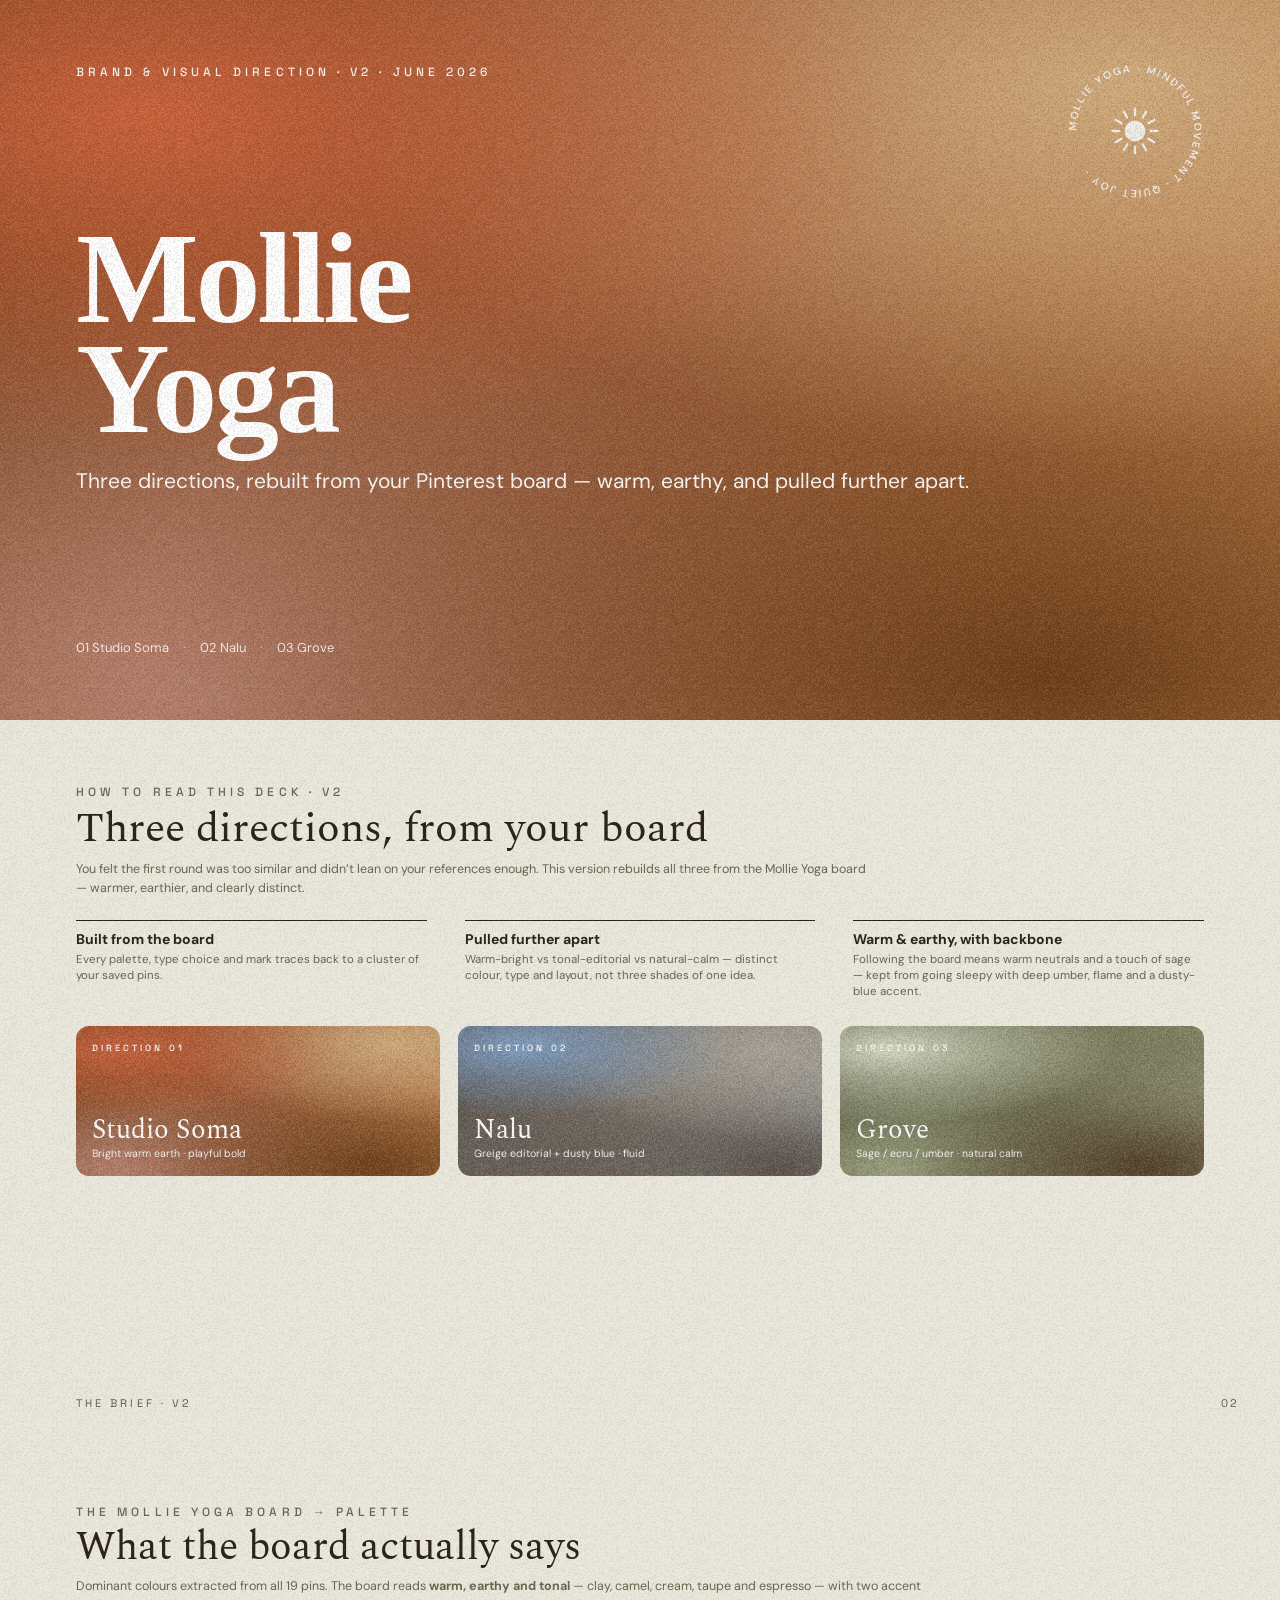
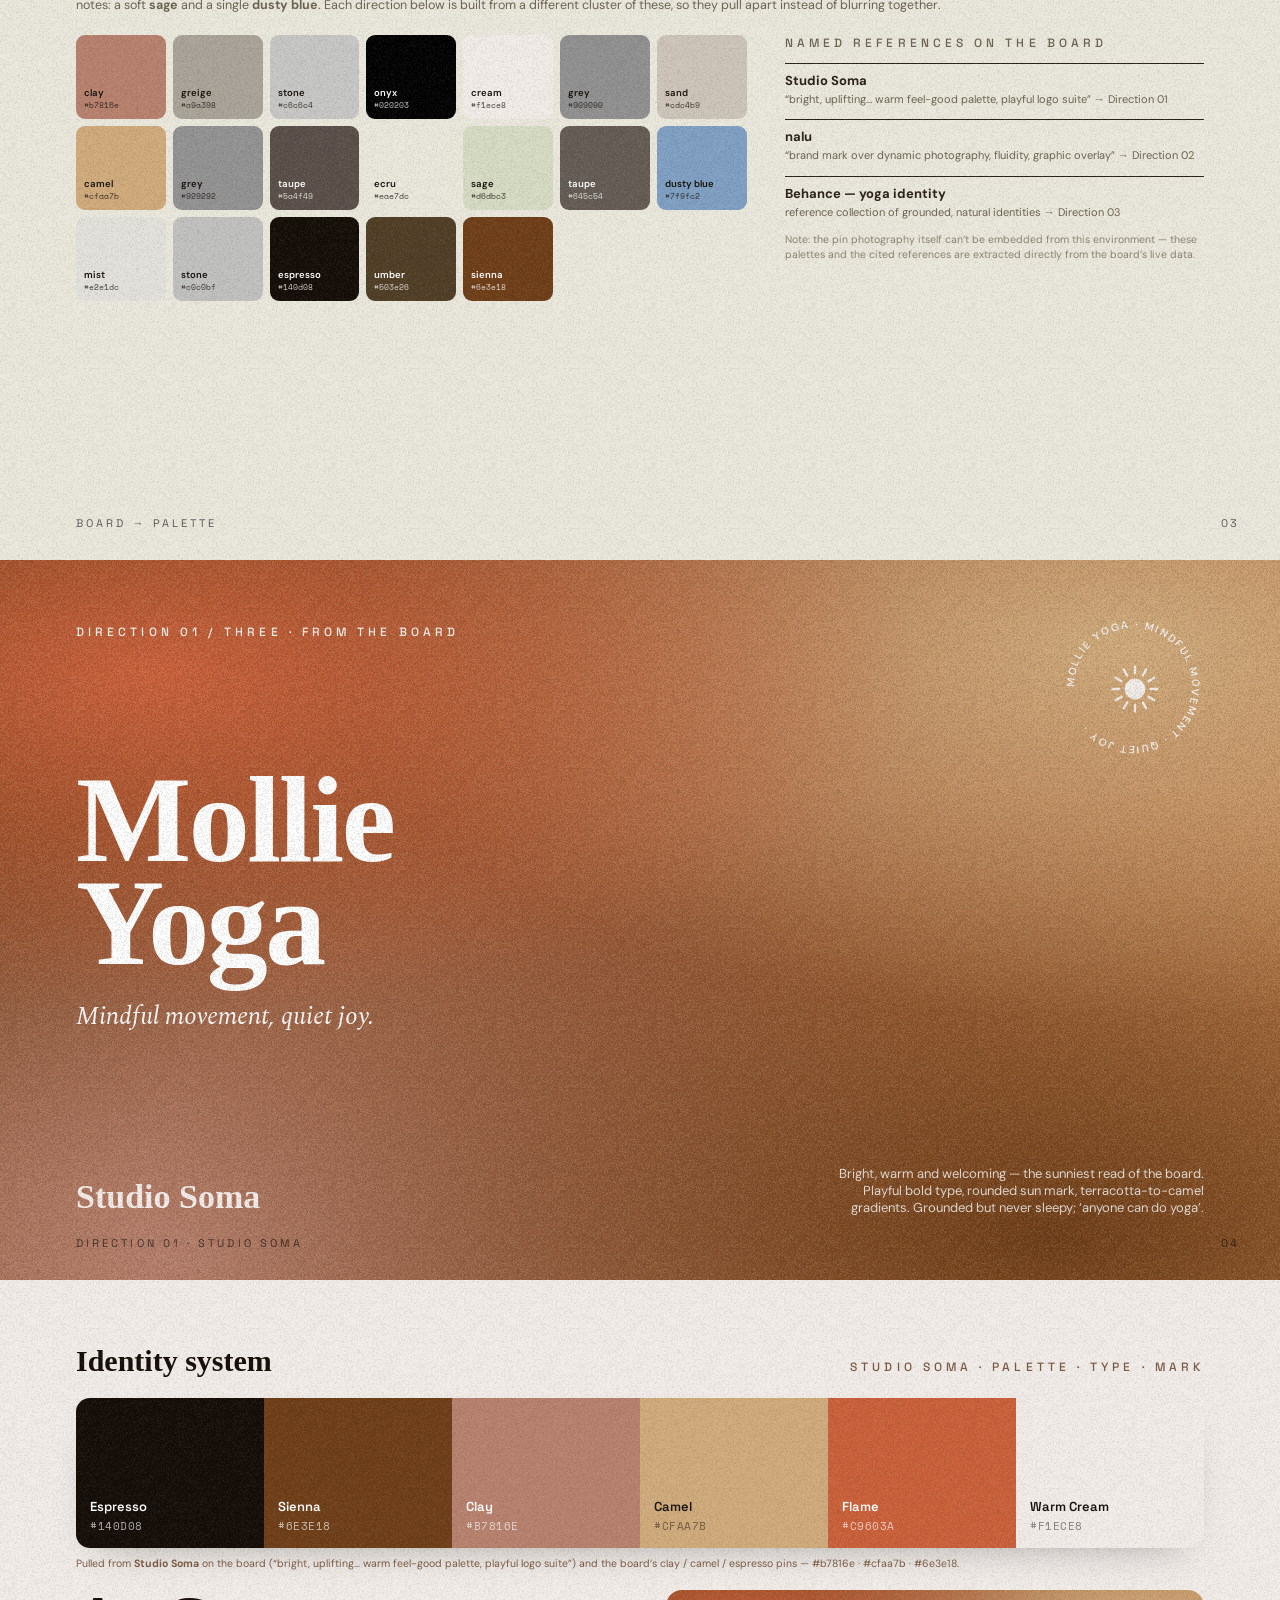
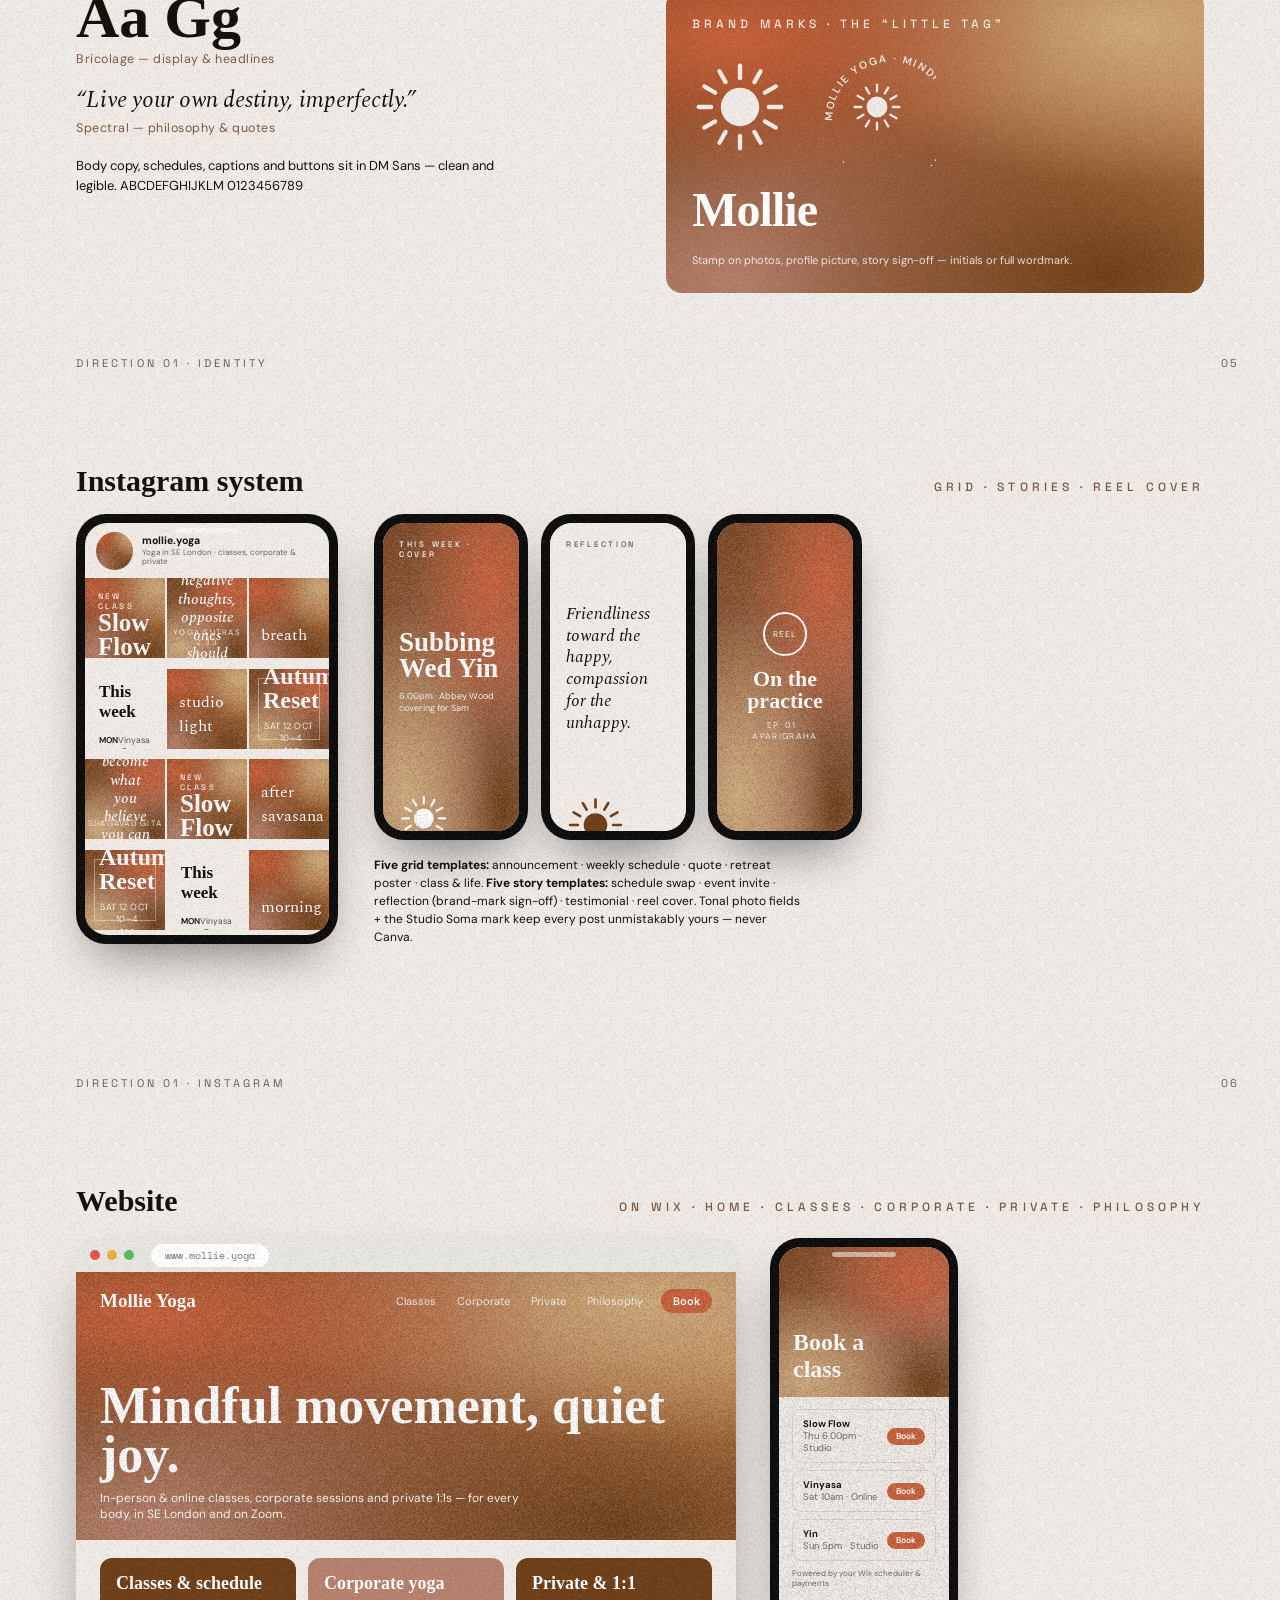
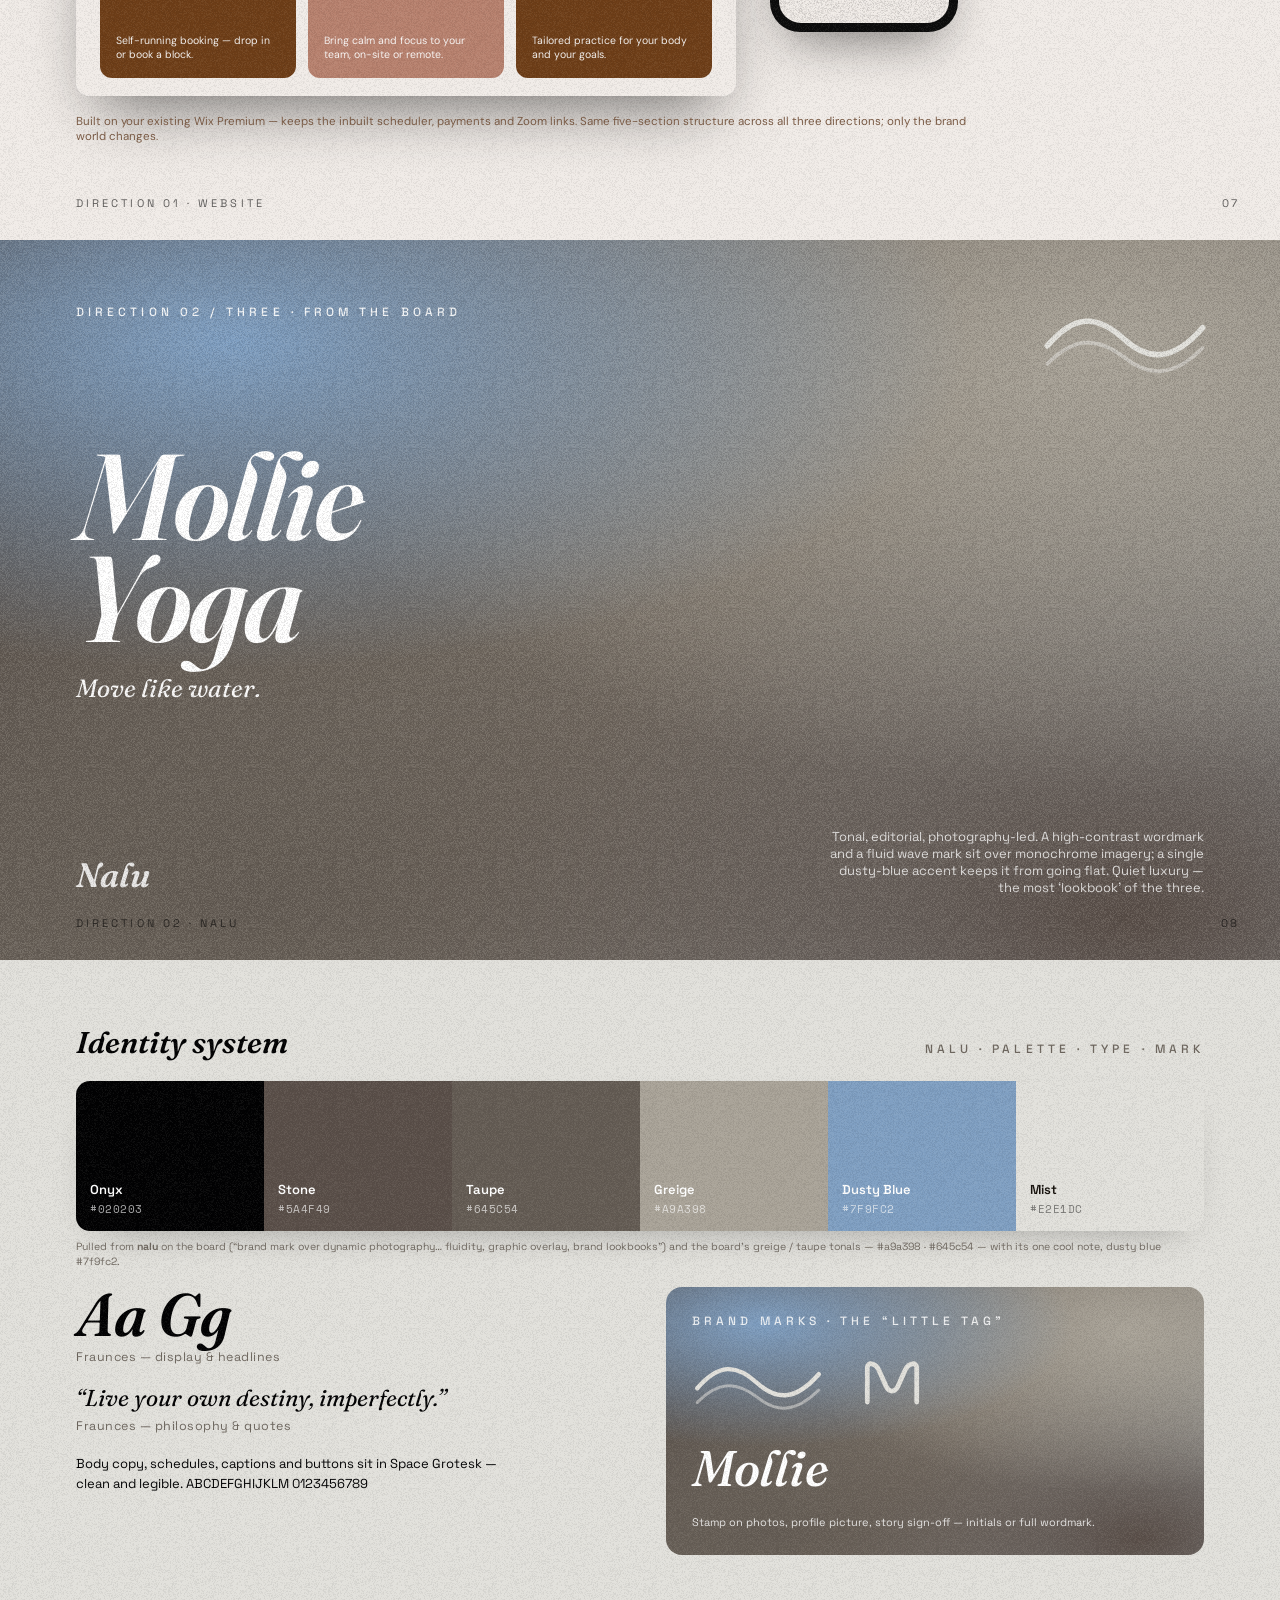
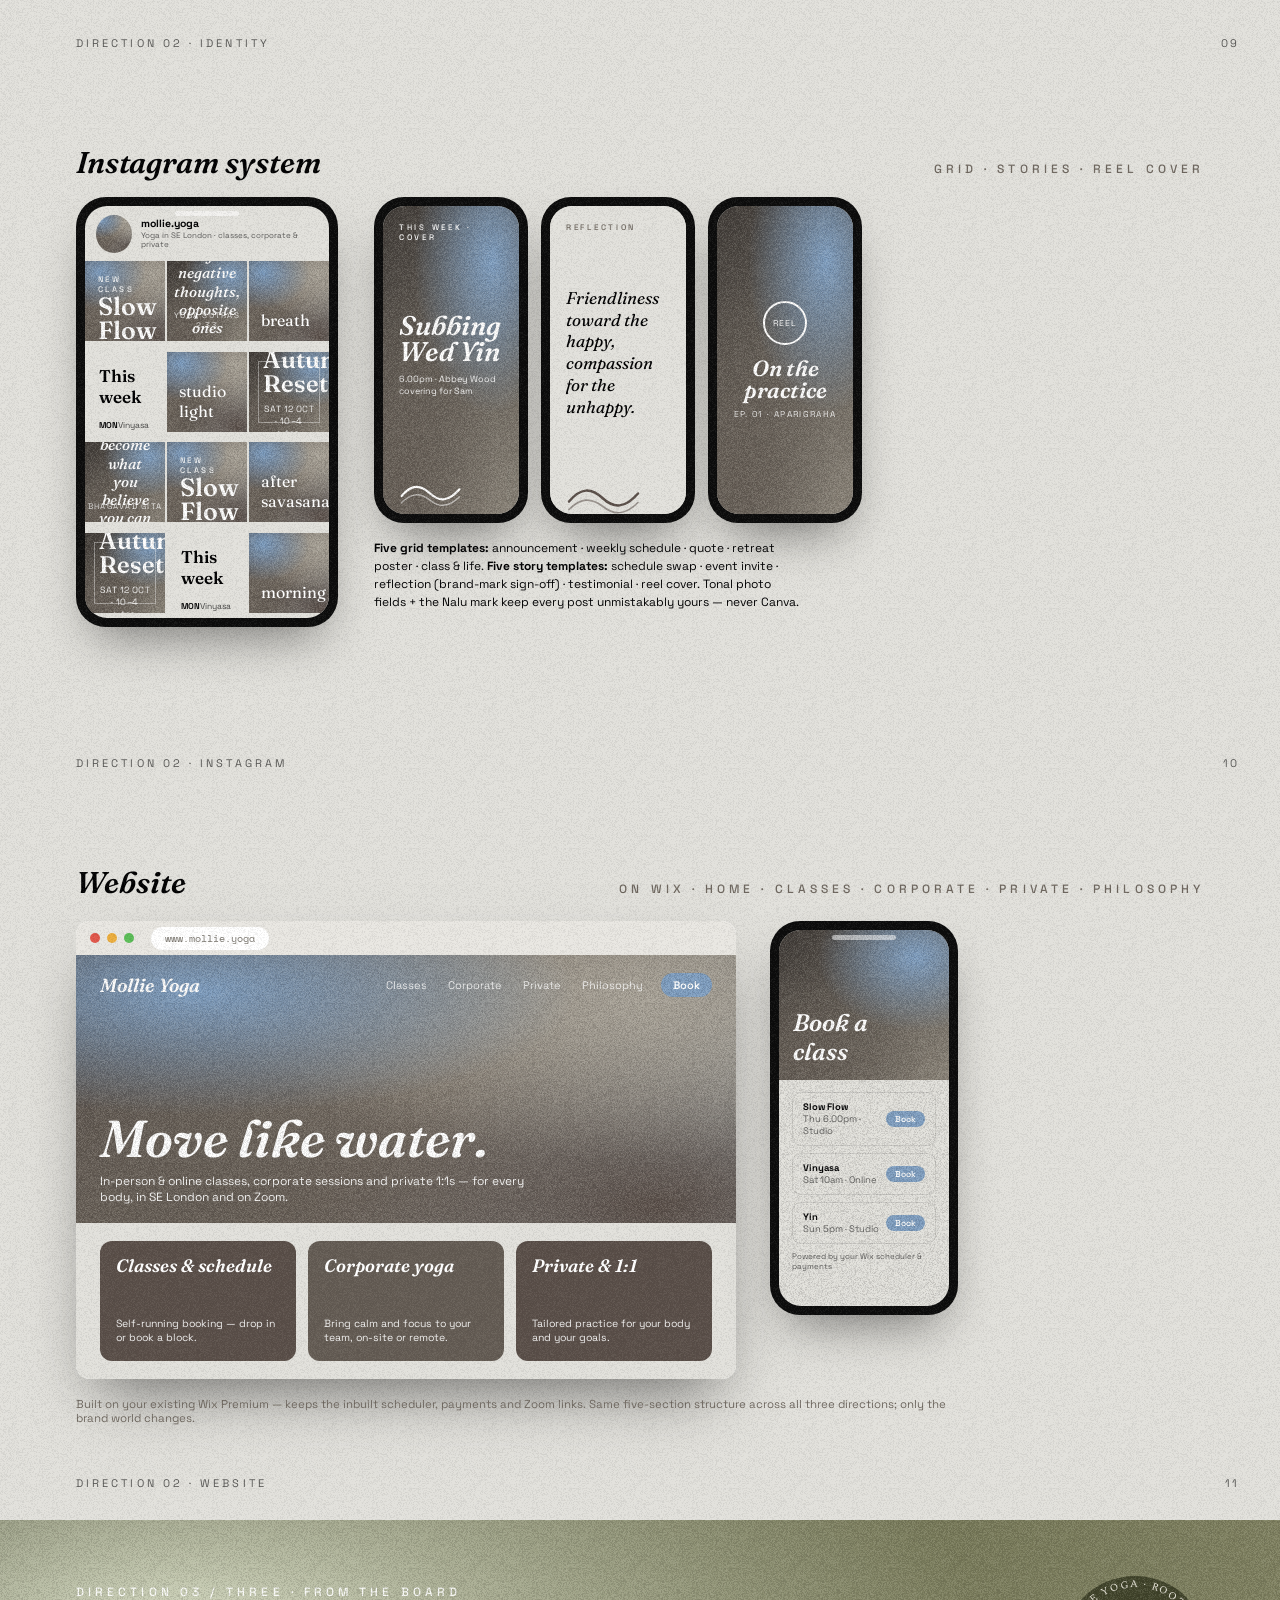
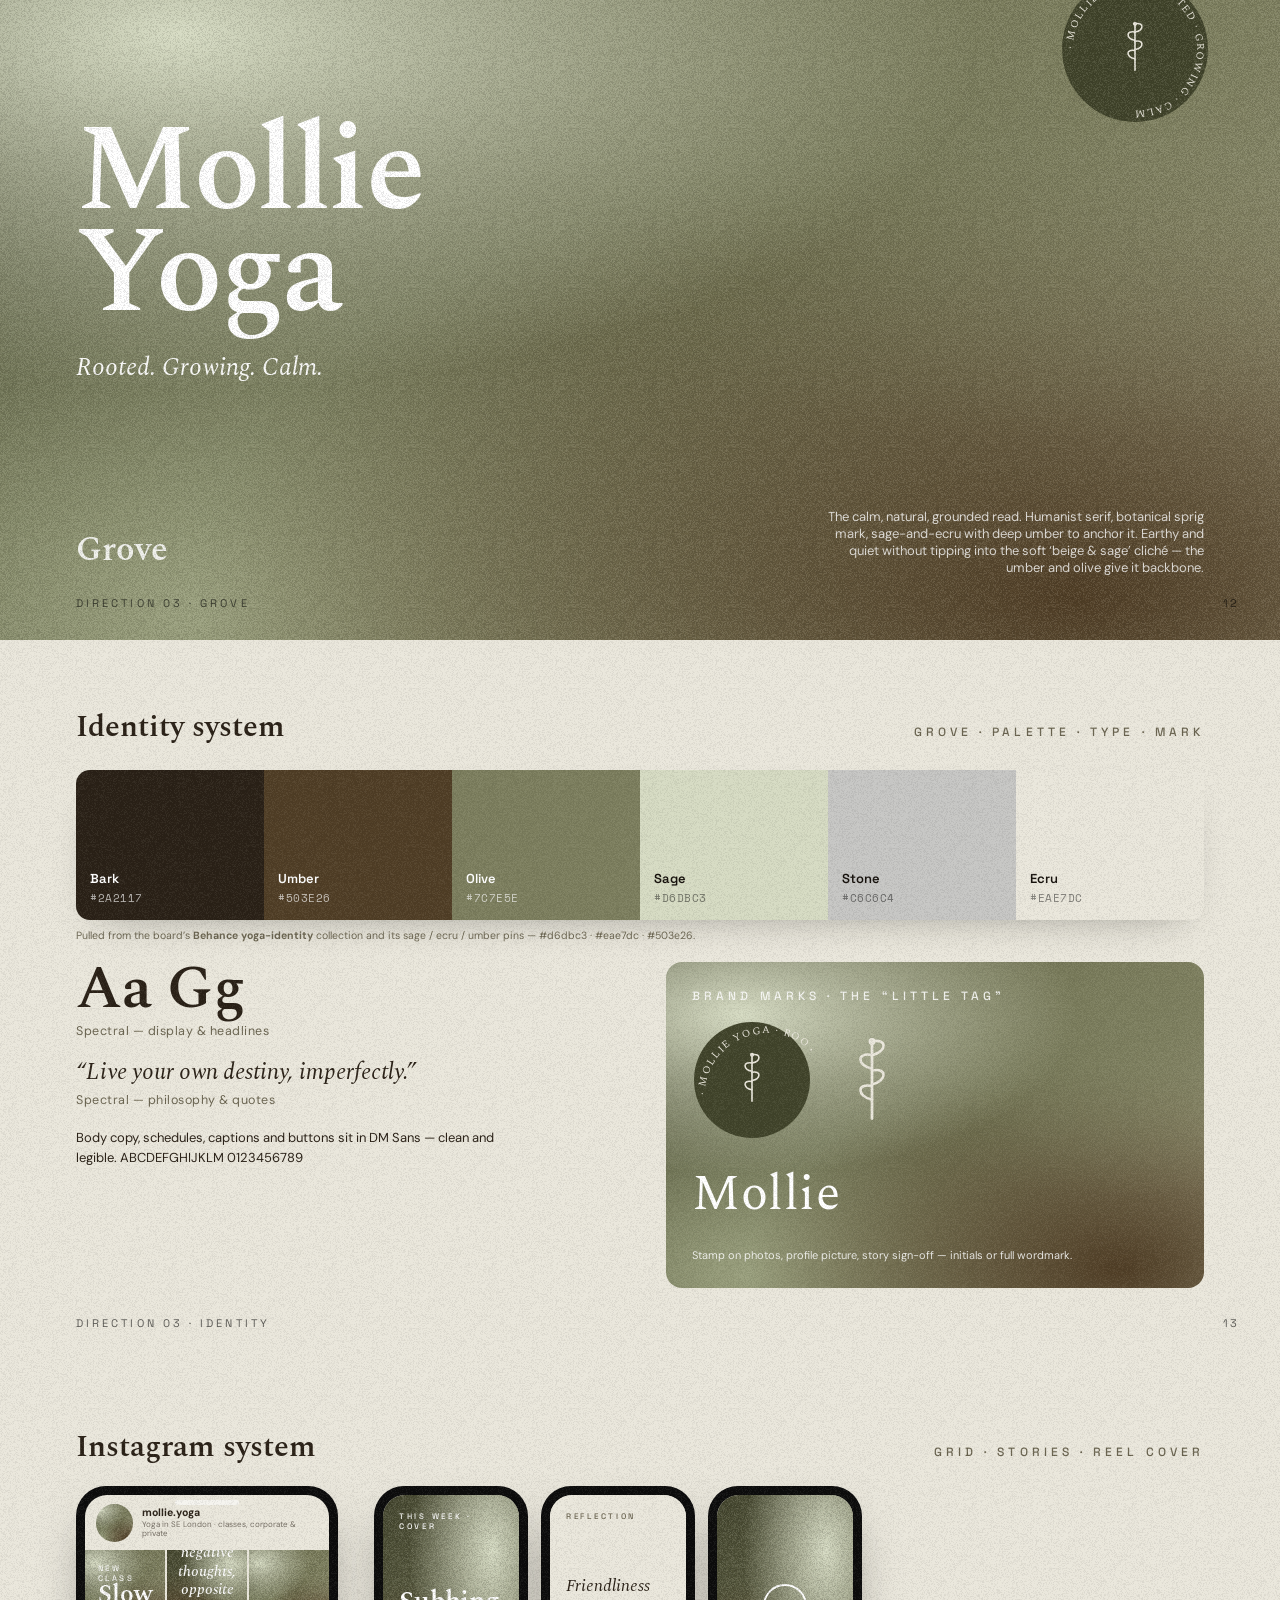
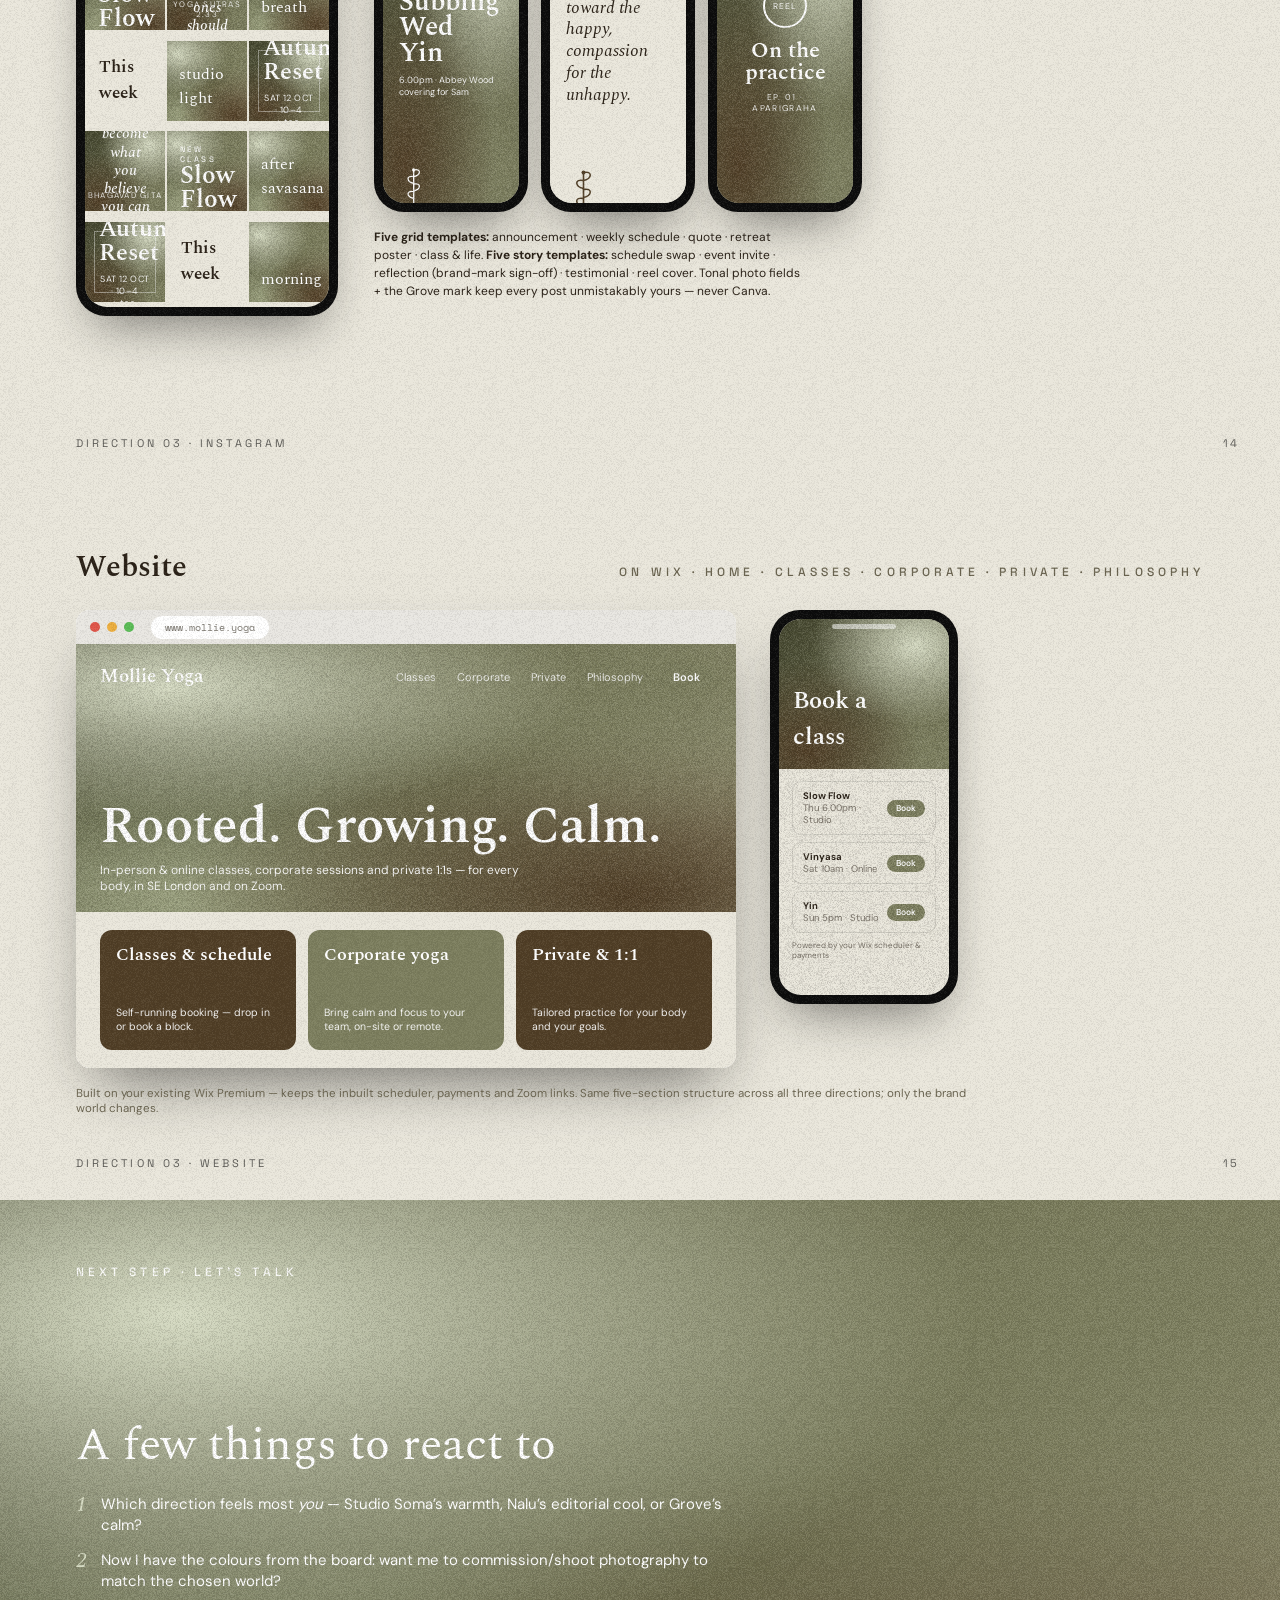
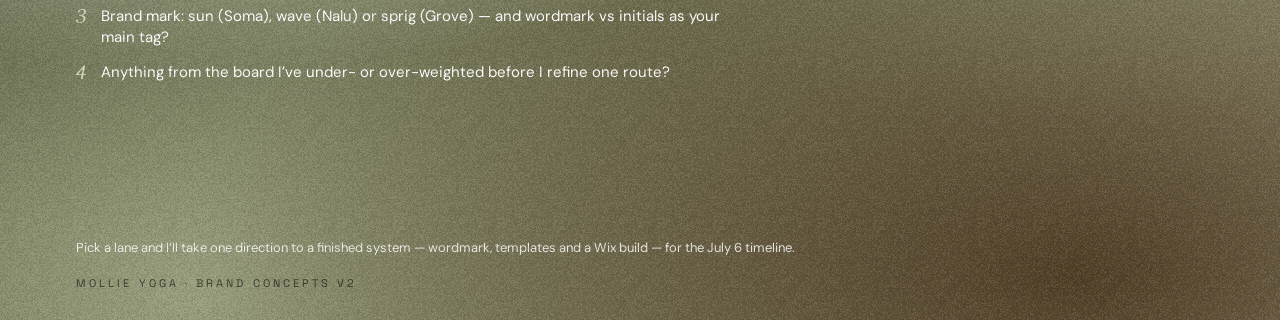
<file: deck/index.html>
<!doctype html><html><head><meta charset="utf-8"><link rel="stylesheet" href="css/deck.css"><style>
/* 01 Studio Soma — warm bright earth */
.c1-field{background:
 radial-gradient(120% 95% at 12% 16%, #C9603A 0%, transparent 50%),
 radial-gradient(120% 100% at 88% 12%, #CFAA7B 0%, transparent 52%),
 radial-gradient(130% 115% at 82% 94%, #6E3E18 0%, transparent 55%),
 radial-gradient(120% 110% at 16% 96%, #B7816E 0%, transparent 56%),
 linear-gradient(120deg,#6E3E18,#9c5a36 52%,#c98a52);}
.c1-field2{background:
 radial-gradient(110% 95% at 80% 18%, #C9603A 0%, transparent 55%),
 radial-gradient(120% 110% at 16% 88%, #CFAA7B 0%, transparent 55%),
 radial-gradient(90% 90% at 88% 92%, #6E3E18 0%, transparent 55%),
 linear-gradient(135deg,#7a4520,#b7816e);}

/* 02 Nalu — greige tonal monochrome + dusty blue note */
.c2-field{background:
 radial-gradient(120% 95% at 18% 14%, #7F9FC2 0%, transparent 48%),
 radial-gradient(120% 110% at 86% 16%, #A9A398 0%, transparent 55%),
 radial-gradient(120% 115% at 88% 94%, #5A4F49 0%, transparent 55%),
 radial-gradient(90% 90% at 20% 92%, #645C54 0%, transparent 58%),
 linear-gradient(140deg,#4e4641,#7d756b 55%,#9aa0a3);}
.c2-field2{background:
 radial-gradient(110% 95% at 80% 18%, #7F9FC2 0%, transparent 52%),
 radial-gradient(120% 110% at 16% 88%, #645C54 0%, transparent 58%),
 linear-gradient(135deg,#3f3a36,#8a8378);}

/* 03 Grove — sage / ecru / umber natural calm */
.c3-field{background:
 radial-gradient(120% 95% at 14% 16%, #D6DBC3 0%, transparent 52%),
 radial-gradient(120% 105% at 86% 14%, #7C7E5E 0%, transparent 55%),
 radial-gradient(125% 115% at 84% 94%, #503E26 0%, transparent 55%),
 radial-gradient(110% 110% at 16% 96%, #9aa07e 0%, transparent 58%),
 linear-gradient(125deg,#41442b,#6d6f4f 55%,#a8a487);}
.c3-field2{background:
 radial-gradient(110% 95% at 80% 18%, #D6DBC3 0%, transparent 55%),
 radial-gradient(120% 110% at 16% 88%, #503E26 0%, transparent 55%),
 radial-gradient(90% 90% at 88% 90%, #7C7E5E 0%, transparent 55%),
 linear-gradient(135deg,#43452d,#7c7e5e);}
</style></head><body><section class="page cover"><div class="c1-field grain" style="position:absolute;inset:0"></div><div style="position:absolute;top:58px;right:72px;z-index:12"><svg width="146" height="146" viewBox="0 0 146 146"><defs><path id="somar" fill="none" d="M73.0,73.0 m-59.0,0 a59.0,59.0 0 1,1 118.0,0 a59.0,59.0 0 1,1 -118.0,0"/></defs><text font-family="DM Sans" font-weight="600" font-size="10.5" letter-spacing="0.16em" fill="#F1ECE8"><textPath href="#somar" startOffset="0">MOLLIE YOGA · MINDFUL MOVEMENT · QUIET JOY · </textPath></text><g transform="translate(47.0,47.0)"><svg width="52" height="52" viewBox="0 0 52 52"><circle cx="26.0" cy="26.0" r="10.4" fill="#F1ECE8"/><line x1="41.6" y1="26.0" x2="48.4" y2="26.0" stroke="#F1ECE8" stroke-width="2.3" stroke-linecap="round"/><line x1="39.5" y1="33.8" x2="45.4" y2="37.2" stroke="#F1ECE8" stroke-width="2.3" stroke-linecap="round"/><line x1="33.8" y1="39.5" x2="37.2" y2="45.4" stroke="#F1ECE8" stroke-width="2.3" stroke-linecap="round"/><line x1="26.0" y1="41.6" x2="26.0" y2="48.4" stroke="#F1ECE8" stroke-width="2.3" stroke-linecap="round"/><line x1="18.2" y1="39.5" x2="14.8" y2="45.4" stroke="#F1ECE8" stroke-width="2.3" stroke-linecap="round"/><line x1="12.5" y1="33.8" x2="6.6" y2="37.2" stroke="#F1ECE8" stroke-width="2.3" stroke-linecap="round"/><line x1="10.4" y1="26.0" x2="3.6" y2="26.0" stroke="#F1ECE8" stroke-width="2.3" stroke-linecap="round"/><line x1="12.5" y1="18.2" x2="6.6" y2="14.8" stroke="#F1ECE8" stroke-width="2.3" stroke-linecap="round"/><line x1="18.2" y1="12.5" x2="14.8" y2="6.6" stroke="#F1ECE8" stroke-width="2.3" stroke-linecap="round"/><line x1="26.0" y1="10.4" x2="26.0" y2="3.6" stroke="#F1ECE8" stroke-width="2.3" stroke-linecap="round"/><line x1="33.8" y1="12.5" x2="37.2" y2="6.6" stroke="#F1ECE8" stroke-width="2.3" stroke-linecap="round"/><line x1="39.5" y1="18.2" x2="45.4" y2="14.8" stroke="#F1ECE8" stroke-width="2.3" stroke-linecap="round"/></svg></g></svg></div><div class="pad col" style="justify-content:space-between"><div class="eyebrow" style="color:rgba(255,255,255,.92)">Brand & Visual Direction · v2 · June 2026</div><div><div style="font-family:Bricolage;font-weight:700;color:#fff;font-size:130px;line-height:.84;letter-spacing:-.025em">Mollie<br>Yoga</div><div style="font-family:DM Sans;color:#fff;font-size:21px;margin-top:24px;opacity:.95">Three directions, rebuilt from your Pinterest board — warm, earthy, and pulled further apart.</div></div><div class="row" style="gap:14px;align-items:center;color:#fff;font-family:DM Sans;font-size:13px"><span style="opacity:.85">01 Studio Soma</span><span style="opacity:.5">·</span><span style="opacity:.85">02 Nalu</span><span style="opacity:.5">·</span><span style="opacity:.85">03 Grove</span></div></div></section><section class="page overview"><div style="position:absolute;inset:0;background:#EAE7DC"></div><div class="paper-grain grain" style="position:absolute;inset:0"></div><div class="pad col"><div class="eyebrow" style="color:#6a6450">How to read this deck · v2</div><div style="font-family:Spectral;font-size:42px;color:#2A2117;margin-top:8px;line-height:1.0">Three directions, from your board</div><div style="font-family:DM Sans;font-size:12.5px;color:#6a6450;margin-top:10px;max-width:800px;line-height:1.5">You felt the first round was too similar and didn’t lean on your references enough. This version rebuilds all three from the Mollie Yoga board — warmer, earthier, and clearly distinct.</div><div style="height:22px"></div><div style="display:grid;grid-template-columns:1fr 1fr 1fr;gap:18px 38px"><div style="border-top:1.5px solid #2A2117;padding-top:9px"><div style="font-family:DM Sans;font-weight:700;font-size:14px;color:#2A2117">Built from the board</div><div style="font-family:DM Sans;font-size:11.5px;color:#6a6450;margin-top:4px;line-height:1.4">Every palette, type choice and mark traces back to a cluster of your saved pins.</div></div><div style="border-top:1.5px solid #2A2117;padding-top:9px"><div style="font-family:DM Sans;font-weight:700;font-size:14px;color:#2A2117">Pulled further apart</div><div style="font-family:DM Sans;font-size:11.5px;color:#6a6450;margin-top:4px;line-height:1.4">Warm-bright vs tonal-editorial vs natural-calm — distinct colour, type and layout, not three shades of one idea.</div></div><div style="border-top:1.5px solid #2A2117;padding-top:9px"><div style="font-family:DM Sans;font-weight:700;font-size:14px;color:#2A2117">Warm & earthy, with backbone</div><div style="font-family:DM Sans;font-size:11.5px;color:#6a6450;margin-top:4px;line-height:1.4">Following the board means warm neutrals and a touch of sage — kept from going sleepy with deep umber, flame and a dusty-blue accent.</div></div></div><div style="height:26px"></div><div class="row" style="gap:18px"><div class="c1-field grain" style="flex:1;border-radius:13px;height:150px;position:relative;overflow:hidden;display:flex;flex-direction:column;justify-content:space-between;padding:16px;color:#fff"><div class="eyebrow" style="font-size:9px">DIRECTION 01</div><div><div style="font-family:Spectral;font-size:27px;line-height:1">Studio Soma</div><div style="font-family:DM Sans;font-size:10.5px;opacity:.92;margin-top:3px">Bright warm earth · playful bold</div></div></div><div class="c2-field grain" style="flex:1;border-radius:13px;height:150px;position:relative;overflow:hidden;display:flex;flex-direction:column;justify-content:space-between;padding:16px;color:#fff"><div class="eyebrow" style="font-size:9px">DIRECTION 02</div><div><div style="font-family:Spectral;font-size:27px;line-height:1">Nalu</div><div style="font-family:DM Sans;font-size:10.5px;opacity:.92;margin-top:3px">Greige editorial + dusty blue · fluid</div></div></div><div class="c3-field grain" style="flex:1;border-radius:13px;height:150px;position:relative;overflow:hidden;display:flex;flex-direction:column;justify-content:space-between;padding:16px;color:#fff"><div class="eyebrow" style="font-size:9px">DIRECTION 03</div><div><div style="font-family:Spectral;font-size:27px;line-height:1">Grove</div><div style="font-family:DM Sans;font-size:10.5px;opacity:.92;margin-top:3px">Sage / ecru / umber · natural calm</div></div></div></div></div><div class="tag-foot">THE BRIEF · v2</div><div class="pagenum">02</div></section><section class="page board"><div style="position:absolute;inset:0;background:#EAE7DC"></div><div class="paper-grain grain" style="position:absolute;inset:0"></div><div class="pad col"><div class="eyebrow" style="color:#6a6450">The Mollie Yoga board → palette</div><div style="font-family:Spectral;font-size:40px;color:#2A2117;margin-top:8px;line-height:1.0">What the board actually says</div><div style="font-family:DM Sans;font-size:12.5px;color:#6a6450;margin-top:9px;max-width:880px;line-height:1.5">Dominant colours extracted from all 19 pins. The board reads <b>warm, earthy and tonal</b> — clay, camel, cream, taupe and espresso — with two accent notes: a soft <b>sage</b> and a single <b>dusty blue</b>. Each direction below is built from a different cluster of these, so they pull apart instead of blurring together.</div><div style="height:20px"></div><div class="row" style="gap:38px;align-items:flex-start"><div style="flex:1.6;display:grid;grid-template-columns:repeat(7,1fr);gap:7px"><div style="background:#b7816e;border-radius:9px;height:84px;display:flex;flex-direction:column;justify-content:flex-end;padding:8px;color:#16110c"><div style="font-family:DM Sans;font-weight:600;font-size:9.5px">clay</div><div style="font-family:Space Mono;font-size:8px;opacity:.8">#b7816e</div></div><div style="background:#a9a398;border-radius:9px;height:84px;display:flex;flex-direction:column;justify-content:flex-end;padding:8px;color:#16110c"><div style="font-family:DM Sans;font-weight:600;font-size:9.5px">greige</div><div style="font-family:Space Mono;font-size:8px;opacity:.8">#a9a398</div></div><div style="background:#c6c6c4;border-radius:9px;height:84px;display:flex;flex-direction:column;justify-content:flex-end;padding:8px;color:#16110c"><div style="font-family:DM Sans;font-weight:600;font-size:9.5px">stone</div><div style="font-family:Space Mono;font-size:8px;opacity:.8">#c6c6c4</div></div><div style="background:#020203;border-radius:9px;height:84px;display:flex;flex-direction:column;justify-content:flex-end;padding:8px;color:#fff"><div style="font-family:DM Sans;font-weight:600;font-size:9.5px">onyx</div><div style="font-family:Space Mono;font-size:8px;opacity:.8">#020203</div></div><div style="background:#f1ece8;border-radius:9px;height:84px;display:flex;flex-direction:column;justify-content:flex-end;padding:8px;color:#16110c"><div style="font-family:DM Sans;font-weight:600;font-size:9.5px">cream</div><div style="font-family:Space Mono;font-size:8px;opacity:.8">#f1ece8</div></div><div style="background:#909090;border-radius:9px;height:84px;display:flex;flex-direction:column;justify-content:flex-end;padding:8px;color:#16110c"><div style="font-family:DM Sans;font-weight:600;font-size:9.5px">grey</div><div style="font-family:Space Mono;font-size:8px;opacity:.8">#909090</div></div><div style="background:#cdc4b9;border-radius:9px;height:84px;display:flex;flex-direction:column;justify-content:flex-end;padding:8px;color:#16110c"><div style="font-family:DM Sans;font-weight:600;font-size:9.5px">sand</div><div style="font-family:Space Mono;font-size:8px;opacity:.8">#cdc4b9</div></div><div style="background:#cfaa7b;border-radius:9px;height:84px;display:flex;flex-direction:column;justify-content:flex-end;padding:8px;color:#16110c"><div style="font-family:DM Sans;font-weight:600;font-size:9.5px">camel</div><div style="font-family:Space Mono;font-size:8px;opacity:.8">#cfaa7b</div></div><div style="background:#929292;border-radius:9px;height:84px;display:flex;flex-direction:column;justify-content:flex-end;padding:8px;color:#16110c"><div style="font-family:DM Sans;font-weight:600;font-size:9.5px">grey</div><div style="font-family:Space Mono;font-size:8px;opacity:.8">#929292</div></div><div style="background:#5a4f49;border-radius:9px;height:84px;display:flex;flex-direction:column;justify-content:flex-end;padding:8px;color:#fff"><div style="font-family:DM Sans;font-weight:600;font-size:9.5px">taupe</div><div style="font-family:Space Mono;font-size:8px;opacity:.8">#5a4f49</div></div><div style="background:#eae7dc;border-radius:9px;height:84px;display:flex;flex-direction:column;justify-content:flex-end;padding:8px;color:#16110c"><div style="font-family:DM Sans;font-weight:600;font-size:9.5px">ecru</div><div style="font-family:Space Mono;font-size:8px;opacity:.8">#eae7dc</div></div><div style="background:#d6dbc3;border-radius:9px;height:84px;display:flex;flex-direction:column;justify-content:flex-end;padding:8px;color:#16110c"><div style="font-family:DM Sans;font-weight:600;font-size:9.5px">sage</div><div style="font-family:Space Mono;font-size:8px;opacity:.8">#d6dbc3</div></div><div style="background:#645c54;border-radius:9px;height:84px;display:flex;flex-direction:column;justify-content:flex-end;padding:8px;color:#fff"><div style="font-family:DM Sans;font-weight:600;font-size:9.5px">taupe</div><div style="font-family:Space Mono;font-size:8px;opacity:.8">#645c54</div></div><div style="background:#7f9fc2;border-radius:9px;height:84px;display:flex;flex-direction:column;justify-content:flex-end;padding:8px;color:#16110c"><div style="font-family:DM Sans;font-weight:600;font-size:9.5px">dusty blue</div><div style="font-family:Space Mono;font-size:8px;opacity:.8">#7f9fc2</div></div><div style="background:#e2e1dc;border-radius:9px;height:84px;display:flex;flex-direction:column;justify-content:flex-end;padding:8px;color:#16110c"><div style="font-family:DM Sans;font-weight:600;font-size:9.5px">mist</div><div style="font-family:Space Mono;font-size:8px;opacity:.8">#e2e1dc</div></div><div style="background:#c0c0bf;border-radius:9px;height:84px;display:flex;flex-direction:column;justify-content:flex-end;padding:8px;color:#16110c"><div style="font-family:DM Sans;font-weight:600;font-size:9.5px">stone</div><div style="font-family:Space Mono;font-size:8px;opacity:.8">#c0c0bf</div></div><div style="background:#140d08;border-radius:9px;height:84px;display:flex;flex-direction:column;justify-content:flex-end;padding:8px;color:#fff"><div style="font-family:DM Sans;font-weight:600;font-size:9.5px">espresso</div><div style="font-family:Space Mono;font-size:8px;opacity:.8">#140d08</div></div><div style="background:#503e26;border-radius:9px;height:84px;display:flex;flex-direction:column;justify-content:flex-end;padding:8px;color:#fff"><div style="font-family:DM Sans;font-weight:600;font-size:9.5px">umber</div><div style="font-family:Space Mono;font-size:8px;opacity:.8">#503e26</div></div><div style="background:#6e3e18;border-radius:9px;height:84px;display:flex;flex-direction:column;justify-content:flex-end;padding:8px;color:#fff"><div style="font-family:DM Sans;font-weight:600;font-size:9.5px">sienna</div><div style="font-family:Space Mono;font-size:8px;opacity:.8">#6e3e18</div></div></div><div style="flex:1"><div class="eyebrow" style="color:#6a6450;margin-bottom:12px">Named references on the board</div><div style="border-top:1.4px solid #2A2117;padding-top:8px;margin-bottom:13px"><div style="font-family:DM Sans;font-weight:700;font-size:13px;color:#2A2117">Studio Soma</div><div style="font-family:DM Sans;font-size:11px;color:#6a6450;margin-top:3px;line-height:1.35">“bright, uplifting… warm feel-good palette, playful logo suite” → Direction 01</div></div><div style="border-top:1.4px solid #2A2117;padding-top:8px;margin-bottom:13px"><div style="font-family:DM Sans;font-weight:700;font-size:13px;color:#2A2117">nalu</div><div style="font-family:DM Sans;font-size:11px;color:#6a6450;margin-top:3px;line-height:1.35">“brand mark over dynamic photography, fluidity, graphic overlay” → Direction 02</div></div><div style="border-top:1.4px solid #2A2117;padding-top:8px;margin-bottom:13px"><div style="font-family:DM Sans;font-weight:700;font-size:13px;color:#2A2117">Behance — yoga identity</div><div style="font-family:DM Sans;font-size:11px;color:#6a6450;margin-top:3px;line-height:1.35">reference collection of grounded, natural identities → Direction 03</div></div><div style="font-family:DM Sans;font-size:10.5px;color:#8a8470;line-height:1.4;margin-top:4px">Note: the pin photography itself can’t be embedded from this environment — these palettes and the cited references are extracted directly from the board’s live data.</div></div></div></div><div class="tag-foot">BOARD → PALETTE</div><div class="pagenum">03</div></section><section class="page c1-field"><div class="c1-field grain" style="position:absolute;inset:0"></div><div style="position:absolute;top:54px;right:70px;z-index:12"><svg width="150" height="150" viewBox="0 0 150 150"><defs><path id="somar" fill="none" d="M75.0,75.0 m-61.0,0 a61.0,61.0 0 1,1 122.0,0 a61.0,61.0 0 1,1 -122.0,0"/></defs><text font-family="DM Sans" font-weight="600" font-size="10.5" letter-spacing="0.16em" fill="#F1ECE8"><textPath href="#somar" startOffset="0">MOLLIE YOGA · MINDFUL MOVEMENT · QUIET JOY · </textPath></text><g transform="translate(49.0,49.0)"><svg width="52" height="52" viewBox="0 0 52 52"><circle cx="26.0" cy="26.0" r="10.4" fill="#F1ECE8"/><line x1="41.6" y1="26.0" x2="48.4" y2="26.0" stroke="#F1ECE8" stroke-width="2.3" stroke-linecap="round"/><line x1="39.5" y1="33.8" x2="45.4" y2="37.2" stroke="#F1ECE8" stroke-width="2.3" stroke-linecap="round"/><line x1="33.8" y1="39.5" x2="37.2" y2="45.4" stroke="#F1ECE8" stroke-width="2.3" stroke-linecap="round"/><line x1="26.0" y1="41.6" x2="26.0" y2="48.4" stroke="#F1ECE8" stroke-width="2.3" stroke-linecap="round"/><line x1="18.2" y1="39.5" x2="14.8" y2="45.4" stroke="#F1ECE8" stroke-width="2.3" stroke-linecap="round"/><line x1="12.5" y1="33.8" x2="6.6" y2="37.2" stroke="#F1ECE8" stroke-width="2.3" stroke-linecap="round"/><line x1="10.4" y1="26.0" x2="3.6" y2="26.0" stroke="#F1ECE8" stroke-width="2.3" stroke-linecap="round"/><line x1="12.5" y1="18.2" x2="6.6" y2="14.8" stroke="#F1ECE8" stroke-width="2.3" stroke-linecap="round"/><line x1="18.2" y1="12.5" x2="14.8" y2="6.6" stroke="#F1ECE8" stroke-width="2.3" stroke-linecap="round"/><line x1="26.0" y1="10.4" x2="26.0" y2="3.6" stroke="#F1ECE8" stroke-width="2.3" stroke-linecap="round"/><line x1="33.8" y1="12.5" x2="37.2" y2="6.6" stroke="#F1ECE8" stroke-width="2.3" stroke-linecap="round"/><line x1="39.5" y1="18.2" x2="45.4" y2="14.8" stroke="#F1ECE8" stroke-width="2.3" stroke-linecap="round"/></svg></g></svg></div><div class="pad col" style="justify-content:space-between"><div class="eyebrow" style="color:rgba(255,255,255,.9)">Direction 01 / Three · from the board</div><div><div style="font-family:Bricolage;color:#fff;font-weight:600;font-size:122px;line-height:.84;letter-spacing:-.02em;">Mollie<br>Yoga</div><div style="font-family:Spectral;font-style:italic;color:#fff;font-size:25px;margin-top:24px;opacity:.96">Mindful movement, quiet joy.</div></div><div class="row" style="justify-content:space-between;align-items:flex-end;color:rgba(255,255,255,.86);font-family:DM Sans;font-size:13px"><div style="font-size:34px;font-family:Bricolage;font-weight:600;">Studio Soma</div><div style="text-align:right;max-width:380px;opacity:.92">Bright, warm and welcoming — the sunniest read of the board. Playful bold type, rounded sun mark, terracotta-to-camel gradients. Grounded but never sleepy; ‘anyone can do yoga’.</div></div></div><div class="tag-foot">DIRECTION 01 · STUDIO SOMA</div><div class="pagenum">04</div></section><section class="page ident"><div style="position:absolute;inset:0;background:#F1ECE8"></div><div class="paper-grain grain" style="position:absolute;inset:0"></div><div class="pad col"><div class="row" style="justify-content:space-between;align-items:baseline"><div style="font-family:Bricolage;font-weight:600;font-size:30px;color:#140D08;">Identity system</div><div class="eyebrow" style="color:#7a5a44">Studio Soma · palette · type · mark</div></div><div style="height:20px"></div><div class="swatches" style="box-shadow:0 16px 40px -24px rgba(0,0,0,.4)"><div class="sw" style="background:#140D08;color:#fff"><div class="nm">Espresso</div><div class="hx" style="color:rgba(255,255,255,.78)">#140D08</div></div><div class="sw" style="background:#6E3E18;color:#fff"><div class="nm">Sienna</div><div class="hx" style="color:rgba(255,255,255,.78)">#6E3E18</div></div><div class="sw" style="background:#B7816E;color:#fff"><div class="nm">Clay</div><div class="hx" style="color:rgba(255,255,255,.78)">#B7816E</div></div><div class="sw" style="background:#CFAA7B;color:#16110c"><div class="nm">Camel</div><div class="hx" style="color:rgba(0,0,0,.55)">#CFAA7B</div></div><div class="sw" style="background:#C9603A;color:#fff"><div class="nm">Flame</div><div class="hx" style="color:rgba(255,255,255,.78)">#C9603A</div></div><div class="sw" style="background:#F1ECE8;color:#16110c"><div class="nm">Warm Cream</div><div class="hx" style="color:rgba(0,0,0,.55)">#F1ECE8</div></div></div><div style="font-family:DM Sans;font-size:10.5px;color:#7a5a44;margin-top:9px;max-width:1130px;line-height:1.4">Pulled from <b>Studio Soma</b> on the board (“bright, uplifting… warm feel-good palette, playful logo suite”) and the board’s clay / camel / espresso pins — #b7816e · #cfaa7b · #6e3e18.</div><div style="height:18px"></div><div class="row" style="gap:46px"><div style="flex:1.12"><div style="font-family:Bricolage;font-weight:600;font-size:60px;line-height:.92;color:#140D08;">Aa Gg</div><div style="font-family:DM Sans;font-size:12.5px;letter-spacing:.04em;color:#7a5a44;margin-top:6px">Bricolage — display & headlines</div><div style="font-family:Spectral;font-style:italic;font-size:23px;color:#140D08;margin-top:20px;line-height:1.2">“Live your own destiny, imperfectly.”</div><div style="font-family:DM Sans;font-size:12.5px;letter-spacing:.04em;color:#7a5a44;margin-top:6px">Spectral — philosophy & quotes</div><div style="font-family:DM Sans;font-size:13px;line-height:1.5;color:#140D08;margin-top:20px;max-width:430px">Body copy, schedules, captions and buttons sit in DM Sans — clean and legible. ABCDEFGHIJKLM 0123456789</div></div><div style="flex:1;border-radius:16px;padding:26px;display:flex;flex-direction:column;justify-content:space-between;gap:16px;" class="c1-field"><div class="eyebrow" style="color:rgba(255,255,255,.85)">Brand marks · the “little tag”</div><div style="display:flex;gap:30px;align-items:center"><svg width="96" height="96" viewBox="0 0 96 96"><circle cx="48.0" cy="48.0" r="19.2" fill="#F1ECE8"/><line x1="76.8" y1="48.0" x2="89.3" y2="48.0" stroke="#F1ECE8" stroke-width="4.3" stroke-linecap="round"/><line x1="72.9" y1="62.4" x2="83.7" y2="68.6" stroke="#F1ECE8" stroke-width="4.3" stroke-linecap="round"/><line x1="62.4" y1="72.9" x2="68.6" y2="83.7" stroke="#F1ECE8" stroke-width="4.3" stroke-linecap="round"/><line x1="48.0" y1="76.8" x2="48.0" y2="89.3" stroke="#F1ECE8" stroke-width="4.3" stroke-linecap="round"/><line x1="33.6" y1="72.9" x2="27.4" y2="83.7" stroke="#F1ECE8" stroke-width="4.3" stroke-linecap="round"/><line x1="23.1" y1="62.4" x2="12.3" y2="68.6" stroke="#F1ECE8" stroke-width="4.3" stroke-linecap="round"/><line x1="19.2" y1="48.0" x2="6.7" y2="48.0" stroke="#F1ECE8" stroke-width="4.3" stroke-linecap="round"/><line x1="23.1" y1="33.6" x2="12.3" y2="27.4" stroke="#F1ECE8" stroke-width="4.3" stroke-linecap="round"/><line x1="33.6" y1="23.1" x2="27.4" y2="12.3" stroke="#F1ECE8" stroke-width="4.3" stroke-linecap="round"/><line x1="48.0" y1="19.2" x2="48.0" y2="6.7" stroke="#F1ECE8" stroke-width="4.3" stroke-linecap="round"/><line x1="62.4" y1="23.1" x2="68.6" y2="12.3" stroke="#F1ECE8" stroke-width="4.3" stroke-linecap="round"/><line x1="72.9" y1="33.6" x2="83.7" y2="27.4" stroke="#F1ECE8" stroke-width="4.3" stroke-linecap="round"/></svg><svg width="118" height="118" viewBox="0 0 118 118"><defs><path id="somar" fill="none" d="M59.0,59.0 m-45.0,0 a45.0,45.0 0 1,1 90.0,0 a45.0,45.0 0 1,1 -90.0,0"/></defs><text font-family="DM Sans" font-weight="600" font-size="10.5" letter-spacing="0.16em" fill="#F1ECE8"><textPath href="#somar" startOffset="0">MOLLIE YOGA · MINDFUL MOVEMENT · QUIET JOY · </textPath></text><g transform="translate(33.0,33.0)"><svg width="52" height="52" viewBox="0 0 52 52"><circle cx="26.0" cy="26.0" r="10.4" fill="#F1ECE8"/><line x1="41.6" y1="26.0" x2="48.4" y2="26.0" stroke="#F1ECE8" stroke-width="2.3" stroke-linecap="round"/><line x1="39.5" y1="33.8" x2="45.4" y2="37.2" stroke="#F1ECE8" stroke-width="2.3" stroke-linecap="round"/><line x1="33.8" y1="39.5" x2="37.2" y2="45.4" stroke="#F1ECE8" stroke-width="2.3" stroke-linecap="round"/><line x1="26.0" y1="41.6" x2="26.0" y2="48.4" stroke="#F1ECE8" stroke-width="2.3" stroke-linecap="round"/><line x1="18.2" y1="39.5" x2="14.8" y2="45.4" stroke="#F1ECE8" stroke-width="2.3" stroke-linecap="round"/><line x1="12.5" y1="33.8" x2="6.6" y2="37.2" stroke="#F1ECE8" stroke-width="2.3" stroke-linecap="round"/><line x1="10.4" y1="26.0" x2="3.6" y2="26.0" stroke="#F1ECE8" stroke-width="2.3" stroke-linecap="round"/><line x1="12.5" y1="18.2" x2="6.6" y2="14.8" stroke="#F1ECE8" stroke-width="2.3" stroke-linecap="round"/><line x1="18.2" y1="12.5" x2="14.8" y2="6.6" stroke="#F1ECE8" stroke-width="2.3" stroke-linecap="round"/><line x1="26.0" y1="10.4" x2="26.0" y2="3.6" stroke="#F1ECE8" stroke-width="2.3" stroke-linecap="round"/><line x1="33.8" y1="12.5" x2="37.2" y2="6.6" stroke="#F1ECE8" stroke-width="2.3" stroke-linecap="round"/><line x1="39.5" y1="18.2" x2="45.4" y2="14.8" stroke="#F1ECE8" stroke-width="2.3" stroke-linecap="round"/></svg></g></svg></div><div style="font-family:Bricolage;font-weight:800;font-size:48px;color:#fff;letter-spacing:-.02em">Mollie</div><div style="font-family:DM Sans;font-size:11px;color:rgba(255,255,255,.85)">Stamp on photos, profile picture, story sign-off — initials or full wordmark.</div></div></div></div><div class="tag-foot">DIRECTION 01 · IDENTITY</div><div class="pagenum">05</div></section><section class="page ig"><div style="position:absolute;inset:0;background:#F1ECE8"></div><div class="paper-grain grain" style="position:absolute;inset:0"></div><div class="pad col"><div class="row" style="justify-content:space-between;align-items:baseline"><div style="font-family:Bricolage;font-weight:600;font-size:30px;color:#140D08;">Instagram system</div><div class="eyebrow" style="color:#7a5a44">grid · stories · reel cover</div></div><div style="height:16px"></div><div class="row" style="gap:36px;align-items:flex-start"><div><div class="phone" style="width:262px;height:430px"><div class="notch"></div><div class="screen" style="background:#F1ECE8"><div style="display:flex;align-items:center;gap:9px;padding:9px 11px 8px"><div style="width:38px;height:38px;border-radius:50%;overflow:hidden;position:relative" class="c1-field grain"></div><div style="font-family:DM Sans;font-size:10.5px;color:#140D08;line-height:1.2"><b>mollie.yoga</b><div style="opacity:.6;font-size:8px">Yoga in SE London · classes, corporate & private</div></div></div><div class="iggrid" style="grid-template-rows:repeat(4,1fr);gap:2px;height:360px"><div class="igcell"><div class="c1-field grain" style="position:absolute;inset:0;"></div><div style="position:absolute;inset:0;display:flex;flex-direction:column;justify-content:space-between;padding:13px;color:#fff;z-index:5"><div class="eyebrow" style="font-size:8px;letter-spacing:.3em;opacity:.92">NEW CLASS</div><div><div style="font-family:Bricolage;font-weight:600;font-size:25px;line-height:.96">Slow<br>Flow</div><div style="font-family:DM Sans;font-size:9px;letter-spacing:.04em;margin-top:6px;opacity:.95">Thursdays · 6.00pm<br>Abbey Wood, SE</div></div></div></div><div class="igcell"><div class="c1-field2 grain" style="position:absolute;inset:0;"></div><div style="position:absolute;inset:0;display:flex;align-items:center;justify-content:center;padding:18px;z-index:5"><div style="font-family:Spectral;font-style:italic;font-weight:500;color:#fff;font-size:15px;line-height:1.22;text-align:center">“When disturbed by negative thoughts, opposite ones should be thought of.”</div></div><div style="position:absolute;bottom:11px;left:0;right:0;text-align:center;color:rgba(255,255,255,.85);font-family:DM Sans;font-size:8px;letter-spacing:.16em;z-index:6">YOGA SUTRAS 2.33</div></div><div class="igcell"><div class="c1-field grain" style="position:absolute;inset:0;filter:saturate(1.04)"></div><div style="position:absolute;bottom:11px;left:12px;color:#fff;font-family:Spectral;font-style:italicfont-size:14px;z-index:5;text-shadow:0 1px 8px rgba(0,0,0,.35)">breath</div></div><div class="igcell"><div style="position:absolute;inset:0;background:#F1ECE8;color:#140D08;padding:13px 14px;z-index:5;font-family:DM Sans;font-size:8.5px"><div style="font-family:Bricolage;font-weight:600;font-size:17px;margin-bottom:9px">This week</div><div style="display:flex;justify-content:space-between;border-bottom:1px solid rgba(0,0,0,.10);padding:4.5px 0"><span style="font-weight:600">MON</span><span style="opacity:.7">Vinyasa · 7am</span></div><div style="display:flex;justify-content:space-between;border-bottom:1px solid rgba(0,0,0,.10);padding:4.5px 0"><span style="font-weight:600">TUE</span><span style="opacity:.7">—</span></div><div style="display:flex;justify-content:space-between;border-bottom:1px solid rgba(0,0,0,.10);padding:4.5px 0"><span style="font-weight:600">WED</span><span style="opacity:.7">Slow Flow · 6pm</span></div><div style="display:flex;justify-content:space-between;border-bottom:1px solid rgba(0,0,0,.10);padding:4.5px 0"><span style="font-weight:600">THU</span><span style="opacity:.7">Yin · 6pm</span></div><div style="display:flex;justify-content:space-between;border-bottom:1px solid rgba(0,0,0,.10);padding:4.5px 0"><span style="font-weight:600">FRI</span><span style="opacity:.7">Hatha · 9am</span></div><div style="display:flex;justify-content:space-between;border-bottom:1px solid rgba(0,0,0,.10);padding:4.5px 0"><span style="font-weight:600">SAT</span><span style="opacity:.7">Community · 10am</span></div></div></div><div class="igcell"><div class="c1-field grain" style="position:absolute;inset:0;filter:saturate(1.04)"></div><div style="position:absolute;bottom:11px;left:12px;color:#fff;font-family:Spectral;font-style:italicfont-size:14px;z-index:5;text-shadow:0 1px 8px rgba(0,0,0,.35)">studio light</div></div><div class="igcell"><div class="c1-field2 grain" style="position:absolute;inset:0;"></div><div style="position:absolute;inset:0;border:1px solid rgba(255,255,255,.4);margin:9px;z-index:6"></div><div style="position:absolute;inset:0;display:flex;flex-direction:column;justify-content:center;text-align:center;color:#fff;z-index:5;padding:14px"><div class="eyebrow" style="font-size:8px;opacity:.9">DAY RETREAT</div><div style="font-family:Bricolage;font-weight:600;font-size:24px;line-height:.98;margin:8px 0">Autumn<br>Reset</div><div style="font-family:DM Sans;font-size:9px;letter-spacing:.05em;opacity:.95">SAT 12 OCT · 10–4<br>+ tea, sound, stillness</div></div></div><div class="igcell"><div class="c1-field2 grain" style="position:absolute;inset:0;"></div><div style="position:absolute;inset:0;display:flex;align-items:center;justify-content:center;padding:18px;z-index:5"><div style="font-family:Spectral;font-style:italic;font-weight:500;color:#fff;font-size:15px;line-height:1.22;text-align:center">“You become what you believe you can become.”</div></div><div style="position:absolute;bottom:11px;left:0;right:0;text-align:center;color:rgba(255,255,255,.85);font-family:DM Sans;font-size:8px;letter-spacing:.16em;z-index:6">BHAGAVAD GITA</div></div><div class="igcell"><div class="c1-field grain" style="position:absolute;inset:0;"></div><div style="position:absolute;inset:0;display:flex;flex-direction:column;justify-content:space-between;padding:13px;color:#fff;z-index:5"><div class="eyebrow" style="font-size:8px;letter-spacing:.3em;opacity:.92">NEW CLASS</div><div><div style="font-family:Bricolage;font-weight:600;font-size:25px;line-height:.96">Slow<br>Flow</div><div style="font-family:DM Sans;font-size:9px;letter-spacing:.04em;margin-top:6px;opacity:.95">Thursdays · 6.00pm<br>Abbey Wood, SE</div></div></div></div><div class="igcell"><div class="c1-field grain" style="position:absolute;inset:0;filter:saturate(1.04)"></div><div style="position:absolute;bottom:11px;left:12px;color:#fff;font-family:Spectral;font-style:italicfont-size:14px;z-index:5;text-shadow:0 1px 8px rgba(0,0,0,.35)">after savasana</div></div><div class="igcell"><div class="c1-field2 grain" style="position:absolute;inset:0;"></div><div style="position:absolute;inset:0;border:1px solid rgba(255,255,255,.4);margin:9px;z-index:6"></div><div style="position:absolute;inset:0;display:flex;flex-direction:column;justify-content:center;text-align:center;color:#fff;z-index:5;padding:14px"><div class="eyebrow" style="font-size:8px;opacity:.9">DAY RETREAT</div><div style="font-family:Bricolage;font-weight:600;font-size:24px;line-height:.98;margin:8px 0">Autumn<br>Reset</div><div style="font-family:DM Sans;font-size:9px;letter-spacing:.05em;opacity:.95">SAT 12 OCT · 10–4<br>+ tea, sound, stillness</div></div></div><div class="igcell"><div style="position:absolute;inset:0;background:#F1ECE8;color:#140D08;padding:13px 14px;z-index:5;font-family:DM Sans;font-size:8.5px"><div style="font-family:Bricolage;font-weight:600;font-size:17px;margin-bottom:9px">This week</div><div style="display:flex;justify-content:space-between;border-bottom:1px solid rgba(0,0,0,.10);padding:4.5px 0"><span style="font-weight:600">MON</span><span style="opacity:.7">Vinyasa · 7am</span></div><div style="display:flex;justify-content:space-between;border-bottom:1px solid rgba(0,0,0,.10);padding:4.5px 0"><span style="font-weight:600">TUE</span><span style="opacity:.7">—</span></div><div style="display:flex;justify-content:space-between;border-bottom:1px solid rgba(0,0,0,.10);padding:4.5px 0"><span style="font-weight:600">WED</span><span style="opacity:.7">Slow Flow · 6pm</span></div><div style="display:flex;justify-content:space-between;border-bottom:1px solid rgba(0,0,0,.10);padding:4.5px 0"><span style="font-weight:600">THU</span><span style="opacity:.7">Yin · 6pm</span></div><div style="display:flex;justify-content:space-between;border-bottom:1px solid rgba(0,0,0,.10);padding:4.5px 0"><span style="font-weight:600">FRI</span><span style="opacity:.7">Hatha · 9am</span></div><div style="display:flex;justify-content:space-between;border-bottom:1px solid rgba(0,0,0,.10);padding:4.5px 0"><span style="font-weight:600">SAT</span><span style="opacity:.7">Community · 10am</span></div></div></div><div class="igcell"><div class="c1-field grain" style="position:absolute;inset:0;filter:saturate(1.04)"></div><div style="position:absolute;bottom:11px;left:12px;color:#fff;font-family:Spectral;font-style:italicfont-size:14px;z-index:5;text-shadow:0 1px 8px rgba(0,0,0,.35)">morning</div></div></div></div></div></div><div class="col" style="gap:16px"><div class="row" style="gap:13px"><div class="phone" style="width:154px;height:326px"><div class="screen" style="background:#F1ECE8"><div class="c1-field2 grain" style="position:absolute;inset:0"></div><div style="position:absolute;inset:0;color:#fff;padding:16px;display:flex;flex-direction:column;justify-content:space-between;z-index:5"><div class="eyebrow" style="font-size:8px">THIS WEEK · COVER</div><div><div style="font-family:Bricolage;font-weight:600;font-size:27px;line-height:.95;">Subbing<br>Wed Yin</div><div style="font-family:DM Sans;font-size:9px;margin-top:8px;opacity:.95">6.00pm · Abbey Wood<br>covering for Sam</div></div><div style="transform:scale(.42);transform-origin:left;height:30px"><svg width="118" height="118" viewBox="0 0 118 118"><circle cx="59.0" cy="59.0" r="23.6" fill="#fff"/><line x1="94.4" y1="59.0" x2="109.7" y2="59.0" stroke="#fff" stroke-width="5.3" stroke-linecap="round"/><line x1="89.7" y1="76.7" x2="102.9" y2="84.4" stroke="#fff" stroke-width="5.3" stroke-linecap="round"/><line x1="76.7" y1="89.7" x2="84.4" y2="102.9" stroke="#fff" stroke-width="5.3" stroke-linecap="round"/><line x1="59.0" y1="94.4" x2="59.0" y2="109.7" stroke="#fff" stroke-width="5.3" stroke-linecap="round"/><line x1="41.3" y1="89.7" x2="33.6" y2="102.9" stroke="#fff" stroke-width="5.3" stroke-linecap="round"/><line x1="28.3" y1="76.7" x2="15.1" y2="84.4" stroke="#fff" stroke-width="5.3" stroke-linecap="round"/><line x1="23.6" y1="59.0" x2="8.3" y2="59.0" stroke="#fff" stroke-width="5.3" stroke-linecap="round"/><line x1="28.3" y1="41.3" x2="15.1" y2="33.6" stroke="#fff" stroke-width="5.3" stroke-linecap="round"/><line x1="41.3" y1="28.3" x2="33.6" y2="15.1" stroke="#fff" stroke-width="5.3" stroke-linecap="round"/><line x1="59.0" y1="23.6" x2="59.0" y2="8.3" stroke="#fff" stroke-width="5.3" stroke-linecap="round"/><line x1="76.7" y1="28.3" x2="84.4" y2="15.1" stroke="#fff" stroke-width="5.3" stroke-linecap="round"/><line x1="89.7" y1="41.3" x2="102.9" y2="33.6" stroke="#fff" stroke-width="5.3" stroke-linecap="round"/></svg></div></div></div></div><div class="phone" style="width:154px;height:326px"><div class="screen" style="background:#F1ECE8"><div style="position:absolute;inset:0;background:#F1ECE8;color:#140D08;padding:16px;display:flex;flex-direction:column;justify-content:space-between;z-index:5"><div class="eyebrow" style="font-size:8px;color:#7a5a44">REFLECTION</div><div style="font-family:Spectral;font-style:italic;font-size:17px;line-height:1.28">Friendliness toward the happy, compassion for the unhappy.</div><div style="transform:scale(.5);transform-origin:left;height:26px"><svg width="118" height="118" viewBox="0 0 118 118"><circle cx="59.0" cy="59.0" r="23.6" fill="#6E3E18"/><line x1="94.4" y1="59.0" x2="109.7" y2="59.0" stroke="#6E3E18" stroke-width="5.3" stroke-linecap="round"/><line x1="89.7" y1="76.7" x2="102.9" y2="84.4" stroke="#6E3E18" stroke-width="5.3" stroke-linecap="round"/><line x1="76.7" y1="89.7" x2="84.4" y2="102.9" stroke="#6E3E18" stroke-width="5.3" stroke-linecap="round"/><line x1="59.0" y1="94.4" x2="59.0" y2="109.7" stroke="#6E3E18" stroke-width="5.3" stroke-linecap="round"/><line x1="41.3" y1="89.7" x2="33.6" y2="102.9" stroke="#6E3E18" stroke-width="5.3" stroke-linecap="round"/><line x1="28.3" y1="76.7" x2="15.1" y2="84.4" stroke="#6E3E18" stroke-width="5.3" stroke-linecap="round"/><line x1="23.6" y1="59.0" x2="8.3" y2="59.0" stroke="#6E3E18" stroke-width="5.3" stroke-linecap="round"/><line x1="28.3" y1="41.3" x2="15.1" y2="33.6" stroke="#6E3E18" stroke-width="5.3" stroke-linecap="round"/><line x1="41.3" y1="28.3" x2="33.6" y2="15.1" stroke="#6E3E18" stroke-width="5.3" stroke-linecap="round"/><line x1="59.0" y1="23.6" x2="59.0" y2="8.3" stroke="#6E3E18" stroke-width="5.3" stroke-linecap="round"/><line x1="76.7" y1="28.3" x2="84.4" y2="15.1" stroke="#6E3E18" stroke-width="5.3" stroke-linecap="round"/><line x1="89.7" y1="41.3" x2="102.9" y2="33.6" stroke="#6E3E18" stroke-width="5.3" stroke-linecap="round"/></svg></div></div></div></div><div class="phone" style="width:154px;height:326px"><div class="screen" style="background:#F1ECE8"><div class="c1-field2 grain" style="position:absolute;inset:0"></div><div style="position:absolute;inset:0;z-index:5;color:#fff;display:flex;flex-direction:column;justify-content:center;align-items:center;text-align:center;padding:16px"><div style="width:44px;height:44px;border-radius:50%;border:2px solid #fff;display:flex;align-items:center;justify-content:center;margin-bottom:12px;font-family:DM Sans;font-size:8.5px;letter-spacing:.1em">REEL</div><div style="font-family:Bricolage;font-weight:600;font-size:22px;line-height:1.0;">On the<br>practice</div><div style="font-family:DM Sans;font-size:8.5px;margin-top:8px;opacity:.9;letter-spacing:.16em">EP. 01 · APARIGRAHA</div></div></div></div></div><div style="font-family:DM Sans;font-size:12px;line-height:1.5;color:#140D08;max-width:430px"><b>Five grid templates:</b> announcement · weekly schedule · quote · retreat poster · class &amp; life. <b>Five story templates:</b> schedule swap · event invite · reflection (brand-mark sign-off) · testimonial · reel cover. Tonal photo fields + the Studio Soma mark keep every post unmistakably yours — never Canva.</div></div></div></div><div class="tag-foot">DIRECTION 01 · INSTAGRAM</div><div class="pagenum">06</div></section><section class="page web"><div style="position:absolute;inset:0;background:#F1ECE8"></div><div class="paper-grain grain" style="position:absolute;inset:0"></div><div class="pad col"><div class="row" style="justify-content:space-between;align-items:baseline"><div style="font-family:Bricolage;font-weight:600;font-size:30px;color:#140D08;">Website</div><div class="eyebrow" style="color:#7a5a44">on Wix · home · classes · corporate · private · philosophy</div></div><div style="height:20px"></div><div class="row" style="gap:34px;align-items:flex-start"><div class="browser" style="width:660px"><div class="bar"><span class="dot" style="background:#e0564a"></span><span class="dot" style="background:#ecae3e"></span><span class="dot" style="background:#5bbd57"></span><span class="url">www.mollie.yoga</span></div><div class="c1-field grain" style="height:268px;position:relative;display:flex;flex-direction:column;justify-content:space-between;padding:18px 24px;color:#fff"><div style="display:flex;justify-content:space-between;align-items:center;font-family:DM Sans;font-size:11px"><div style="font-family:Bricolage;font-weight:600;font-size:19px;">Mollie Yoga</div><div><span style="margin-left:18px;opacity:.85">Classes</span> <span style="margin-left:18px;opacity:.85">Corporate</span> <span style="margin-left:18px;opacity:.85">Private</span> <span style="margin-left:18px;opacity:.85">Philosophy</span><span style="margin-left:18px;background:#C9603A;color:#fff;padding:5px 12px;border-radius:20px;font-weight:600">Book</span></div></div><div><div style="font-family:Bricolage;font-weight:600;font-size:52px;line-height:.94;">Mindful movement, quiet joy.</div><div style="font-family:DM Sans;font-size:12px;margin-top:10px;opacity:.95;max-width:430px">In-person & online classes, corporate sessions and private 1:1s — for every body, in SE London and on Zoom.</div></div></div><div style="background:#F1ECE8;padding:18px 24px;display:flex;gap:12px"><div style="flex:1;background:#6E3E18;color:#fff;border-radius:12px;padding:16px;min-height:120px;display:flex;flex-direction:column;justify-content:space-between"><div style="font-family:Bricolage;font-weight:600;font-size:18px;line-height:1.0;">Classes & schedule</div><div style="font-family:DM Sans;font-size:10.5px;opacity:.92;line-height:1.35">Self-running booking — drop in or book a block.</div></div><div style="flex:1;background:#B7816E;color:#fff;border-radius:12px;padding:16px;min-height:120px;display:flex;flex-direction:column;justify-content:space-between"><div style="font-family:Bricolage;font-weight:600;font-size:18px;line-height:1.0;">Corporate yoga</div><div style="font-family:DM Sans;font-size:10.5px;opacity:.92;line-height:1.35">Bring calm and focus to your team, on-site or remote.</div></div><div style="flex:1;background:#6E3E18;color:#fff;border-radius:12px;padding:16px;min-height:120px;display:flex;flex-direction:column;justify-content:space-between"><div style="font-family:Bricolage;font-weight:600;font-size:18px;line-height:1.0;">Private & 1:1</div><div style="font-family:DM Sans;font-size:10.5px;opacity:.92;line-height:1.35">Tailored practice for your body and your goals.</div></div></div></div><div class="col" style="gap:12px"><div class="phone" style="width:188px;height:394px"><div class="notch"></div><div class="screen" style="background:#F1ECE8"><div class="c1-field2 grain" style="height:150px;padding:14px;color:#fff;display:flex;flex-direction:column;justify-content:flex-end"><div style="font-family:Bricolage;font-weight:600;font-size:24px;">Book a<br>class</div></div><div style="padding:12px 13px;font-family:DM Sans;color:#140D08;font-size:9.5px"><div style="display:flex;justify-content:space-between;align-items:center;border:1px solid rgba(0,0,0,.10);border-radius:9px;padding:8px 10px;margin-bottom:7px"><div><b>Slow Flow</b><div style="opacity:.6">Thu 6.00pm · Studio</div></div><span style="background:#C9603A;color:#fff;border-radius:16px;padding:3px 9px;font-weight:600;font-size:8.5px">Book</span></div><div style="display:flex;justify-content:space-between;align-items:center;border:1px solid rgba(0,0,0,.10);border-radius:9px;padding:8px 10px;margin-bottom:7px"><div><b>Vinyasa</b><div style="opacity:.6">Sat 10am · Online</div></div><span style="background:#C9603A;color:#fff;border-radius:16px;padding:3px 9px;font-weight:600;font-size:8.5px">Book</span></div><div style="display:flex;justify-content:space-between;align-items:center;border:1px solid rgba(0,0,0,.10);border-radius:9px;padding:8px 10px;margin-bottom:7px"><div><b>Yin</b><div style="opacity:.6">Sun 5pm · Studio</div></div><span style="background:#C9603A;color:#fff;border-radius:16px;padding:3px 9px;font-weight:600;font-size:8.5px">Book</span></div><div style="margin-top:6px;font-size:8px;opacity:.6">Powered by your Wix scheduler & payments</div></div></div></div></div></div><div style="font-family:DM Sans;font-size:11.5px;color:#7a5a44;margin-top:18px;max-width:900px">Built on your existing Wix Premium — keeps the inbuilt scheduler, payments and Zoom links. Same five-section structure across all three directions; only the brand world changes.</div></div><div class="tag-foot">DIRECTION 01 · WEBSITE</div><div class="pagenum">07</div></section><section class="page c2-field"><div class="c2-field grain" style="position:absolute;inset:0"></div><div style="position:absolute;top:54px;right:70px;z-index:12"><svg width="170" height="90" viewBox="0 0 150 80" fill="none"><path d="M6,46 C30,18 50,18 74,40 C96,60 118,60 144,30" stroke="#E2E1DC" stroke-width="5" stroke-linecap="round"/><path d="M6,62 C30,38 50,38 74,56 C96,74 118,74 144,48" stroke="#E2E1DC" stroke-width="3.4" stroke-linecap="round" opacity="0.55"/></svg></div><div class="pad col" style="justify-content:space-between"><div class="eyebrow" style="color:rgba(255,255,255,.9)">Direction 02 / Three · from the board</div><div><div style="font-family:Fraunces;color:#fff;font-weight:600;font-size:122px;line-height:.84;letter-spacing:-.02em;font-style:italic">Mollie<br>Yoga</div><div style="font-family:Fraunces;font-style:italic;color:#fff;font-size:25px;margin-top:24px;opacity:.96">Move like water.</div></div><div class="row" style="justify-content:space-between;align-items:flex-end;color:rgba(255,255,255,.86);font-family:Space Grotesk;font-size:13px"><div style="font-size:34px;font-family:Fraunces;font-weight:600;font-style:italic">Nalu</div><div style="text-align:right;max-width:380px;opacity:.92">Tonal, editorial, photography-led. A high-contrast wordmark and a fluid wave mark sit over monochrome imagery; a single dusty-blue accent keeps it from going flat. Quiet luxury — the most ‘lookbook’ of the three.</div></div></div><div class="tag-foot">DIRECTION 02 · NALU</div><div class="pagenum">08</div></section><section class="page ident"><div style="position:absolute;inset:0;background:#E2E1DC"></div><div class="paper-grain grain" style="position:absolute;inset:0"></div><div class="pad col"><div class="row" style="justify-content:space-between;align-items:baseline"><div style="font-family:Fraunces;font-weight:600;font-size:30px;color:#020203;font-style:italic;">Identity system</div><div class="eyebrow" style="color:#6e675f">Nalu · palette · type · mark</div></div><div style="height:20px"></div><div class="swatches" style="box-shadow:0 16px 40px -24px rgba(0,0,0,.4)"><div class="sw" style="background:#020203;color:#fff"><div class="nm">Onyx</div><div class="hx" style="color:rgba(255,255,255,.78)">#020203</div></div><div class="sw" style="background:#5A4F49;color:#fff"><div class="nm">Stone</div><div class="hx" style="color:rgba(255,255,255,.78)">#5A4F49</div></div><div class="sw" style="background:#645C54;color:#fff"><div class="nm">Taupe</div><div class="hx" style="color:rgba(255,255,255,.78)">#645C54</div></div><div class="sw" style="background:#A9A398;color:#fff"><div class="nm">Greige</div><div class="hx" style="color:rgba(255,255,255,.78)">#A9A398</div></div><div class="sw" style="background:#7F9FC2;color:#fff"><div class="nm">Dusty Blue</div><div class="hx" style="color:rgba(255,255,255,.78)">#7F9FC2</div></div><div class="sw" style="background:#E2E1DC;color:#16110c"><div class="nm">Mist</div><div class="hx" style="color:rgba(0,0,0,.55)">#E2E1DC</div></div></div><div style="font-family:Space Grotesk;font-size:10.5px;color:#6e675f;margin-top:9px;max-width:1130px;line-height:1.4">Pulled from <b>nalu</b> on the board (“brand mark over dynamic photography… fluidity, graphic overlay, brand lookbooks”) and the board’s greige / taupe tonals — #a9a398 · #645c54 — with its one cool note, dusty blue #7f9fc2.</div><div style="height:18px"></div><div class="row" style="gap:46px"><div style="flex:1.12"><div style="font-family:Fraunces;font-weight:600;font-size:60px;line-height:.92;color:#020203;font-style:italic;">Aa Gg</div><div style="font-family:Space Grotesk;font-size:12.5px;letter-spacing:.04em;color:#6e675f;margin-top:6px">Fraunces — display & headlines</div><div style="font-family:Fraunces;font-style:italic;font-size:23px;color:#020203;margin-top:20px;line-height:1.2">“Live your own destiny, imperfectly.”</div><div style="font-family:Space Grotesk;font-size:12.5px;letter-spacing:.04em;color:#6e675f;margin-top:6px">Fraunces — philosophy & quotes</div><div style="font-family:Space Grotesk;font-size:13px;line-height:1.5;color:#020203;margin-top:20px;max-width:430px">Body copy, schedules, captions and buttons sit in Space Grotesk — clean and legible. ABCDEFGHIJKLM 0123456789</div></div><div style="flex:1;border-radius:16px;padding:26px;display:flex;flex-direction:column;justify-content:space-between;gap:16px;" class="c2-field"><div class="eyebrow" style="color:rgba(255,255,255,.85)">Brand marks · the “little tag”</div><div style="display:flex;gap:30px;align-items:center"><svg width="132" height="72" viewBox="0 0 150 80" fill="none"><path d="M6,46 C30,18 50,18 74,40 C96,60 118,60 144,30" stroke="#E2E1DC" stroke-width="5" stroke-linecap="round"/><path d="M6,62 C30,38 50,38 74,56 C96,74 118,74 144,48" stroke="#E2E1DC" stroke-width="3.4" stroke-linecap="round" opacity="0.55"/></svg><svg width="76" height="76" viewBox="0 0 80 80" fill="none"><path d="M14,60 L14,24 C14,18 22,18 26,26 L34,44 C37,50 43,50 46,44 L54,26 C58,18 66,18 66,24 L66,60" stroke="#E2E1DC" stroke-width="5" stroke-linecap="round" stroke-linejoin="round"/></svg></div><div style="font-family:Fraunces;font-style:italic;font-weight:500;font-size:50px;color:#fff">Mollie</div><div style="font-family:Space Grotesk;font-size:11px;color:rgba(255,255,255,.85)">Stamp on photos, profile picture, story sign-off — initials or full wordmark.</div></div></div></div><div class="tag-foot">DIRECTION 02 · IDENTITY</div><div class="pagenum">09</div></section><section class="page ig"><div style="position:absolute;inset:0;background:#E2E1DC"></div><div class="paper-grain grain" style="position:absolute;inset:0"></div><div class="pad col"><div class="row" style="justify-content:space-between;align-items:baseline"><div style="font-family:Fraunces;font-weight:600;font-size:30px;color:#020203;font-style:italic;">Instagram system</div><div class="eyebrow" style="color:#6e675f">grid · stories · reel cover</div></div><div style="height:16px"></div><div class="row" style="gap:36px;align-items:flex-start"><div><div class="phone" style="width:262px;height:430px"><div class="notch"></div><div class="screen" style="background:#E2E1DC"><div style="display:flex;align-items:center;gap:9px;padding:9px 11px 8px"><div style="width:38px;height:38px;border-radius:50%;overflow:hidden;position:relative" class="c2-field grain"></div><div style="font-family:Space Grotesk;font-size:10.5px;color:#020203;line-height:1.2"><b>mollie.yoga</b><div style="opacity:.6;font-size:8px">Yoga in SE London · classes, corporate & private</div></div></div><div class="iggrid" style="grid-template-rows:repeat(4,1fr);gap:2px;height:360px"><div class="igcell"><div class="c2-field grain" style="position:absolute;inset:0;"></div><div style="position:absolute;inset:0;display:flex;flex-direction:column;justify-content:space-between;padding:13px;color:#fff;z-index:5"><div class="eyebrow" style="font-size:8px;letter-spacing:.3em;opacity:.92">NEW CLASS</div><div><div style="font-family:Fraunces;font-weight:600;font-size:25px;line-height:.96">Slow<br>Flow</div><div style="font-family:Space Grotesk;font-size:9px;letter-spacing:.04em;margin-top:6px;opacity:.95">Thursdays · 6.00pm<br>Abbey Wood, SE</div></div></div></div><div class="igcell"><div class="c2-field2 grain" style="position:absolute;inset:0;"></div><div style="position:absolute;inset:0;display:flex;align-items:center;justify-content:center;padding:18px;z-index:5"><div style="font-family:Fraunces;font-style:italic;font-weight:500;color:#fff;font-size:15px;line-height:1.22;text-align:center">“When disturbed by negative thoughts, opposite ones should be thought of.”</div></div><div style="position:absolute;bottom:11px;left:0;right:0;text-align:center;color:rgba(255,255,255,.85);font-family:Space Grotesk;font-size:8px;letter-spacing:.16em;z-index:6">YOGA SUTRAS 2.33</div></div><div class="igcell"><div class="c2-field grain" style="position:absolute;inset:0;filter:saturate(1.04)"></div><div style="position:absolute;bottom:11px;left:12px;color:#fff;font-family:Fraunces;font-style:italicfont-size:14px;z-index:5;text-shadow:0 1px 8px rgba(0,0,0,.35)">breath</div></div><div class="igcell"><div style="position:absolute;inset:0;background:#E2E1DC;color:#020203;padding:13px 14px;z-index:5;font-family:Space Grotesk;font-size:8.5px"><div style="font-family:Fraunces;font-weight:600;font-size:17px;margin-bottom:9px">This week</div><div style="display:flex;justify-content:space-between;border-bottom:1px solid rgba(0,0,0,.10);padding:4.5px 0"><span style="font-weight:600">MON</span><span style="opacity:.7">Vinyasa · 7am</span></div><div style="display:flex;justify-content:space-between;border-bottom:1px solid rgba(0,0,0,.10);padding:4.5px 0"><span style="font-weight:600">TUE</span><span style="opacity:.7">—</span></div><div style="display:flex;justify-content:space-between;border-bottom:1px solid rgba(0,0,0,.10);padding:4.5px 0"><span style="font-weight:600">WED</span><span style="opacity:.7">Slow Flow · 6pm</span></div><div style="display:flex;justify-content:space-between;border-bottom:1px solid rgba(0,0,0,.10);padding:4.5px 0"><span style="font-weight:600">THU</span><span style="opacity:.7">Yin · 6pm</span></div><div style="display:flex;justify-content:space-between;border-bottom:1px solid rgba(0,0,0,.10);padding:4.5px 0"><span style="font-weight:600">FRI</span><span style="opacity:.7">Hatha · 9am</span></div><div style="display:flex;justify-content:space-between;border-bottom:1px solid rgba(0,0,0,.10);padding:4.5px 0"><span style="font-weight:600">SAT</span><span style="opacity:.7">Community · 10am</span></div></div></div><div class="igcell"><div class="c2-field grain" style="position:absolute;inset:0;filter:saturate(1.04)"></div><div style="position:absolute;bottom:11px;left:12px;color:#fff;font-family:Fraunces;font-style:italicfont-size:14px;z-index:5;text-shadow:0 1px 8px rgba(0,0,0,.35)">studio light</div></div><div class="igcell"><div class="c2-field2 grain" style="position:absolute;inset:0;"></div><div style="position:absolute;inset:0;border:1px solid rgba(255,255,255,.4);margin:9px;z-index:6"></div><div style="position:absolute;inset:0;display:flex;flex-direction:column;justify-content:center;text-align:center;color:#fff;z-index:5;padding:14px"><div class="eyebrow" style="font-size:8px;opacity:.9">DAY RETREAT</div><div style="font-family:Fraunces;font-weight:600;font-size:24px;line-height:.98;margin:8px 0">Autumn<br>Reset</div><div style="font-family:Space Grotesk;font-size:9px;letter-spacing:.05em;opacity:.95">SAT 12 OCT · 10–4<br>+ tea, sound, stillness</div></div></div><div class="igcell"><div class="c2-field2 grain" style="position:absolute;inset:0;"></div><div style="position:absolute;inset:0;display:flex;align-items:center;justify-content:center;padding:18px;z-index:5"><div style="font-family:Fraunces;font-style:italic;font-weight:500;color:#fff;font-size:15px;line-height:1.22;text-align:center">“You become what you believe you can become.”</div></div><div style="position:absolute;bottom:11px;left:0;right:0;text-align:center;color:rgba(255,255,255,.85);font-family:Space Grotesk;font-size:8px;letter-spacing:.16em;z-index:6">BHAGAVAD GITA</div></div><div class="igcell"><div class="c2-field grain" style="position:absolute;inset:0;"></div><div style="position:absolute;inset:0;display:flex;flex-direction:column;justify-content:space-between;padding:13px;color:#fff;z-index:5"><div class="eyebrow" style="font-size:8px;letter-spacing:.3em;opacity:.92">NEW CLASS</div><div><div style="font-family:Fraunces;font-weight:600;font-size:25px;line-height:.96">Slow<br>Flow</div><div style="font-family:Space Grotesk;font-size:9px;letter-spacing:.04em;margin-top:6px;opacity:.95">Thursdays · 6.00pm<br>Abbey Wood, SE</div></div></div></div><div class="igcell"><div class="c2-field grain" style="position:absolute;inset:0;filter:saturate(1.04)"></div><div style="position:absolute;bottom:11px;left:12px;color:#fff;font-family:Fraunces;font-style:italicfont-size:14px;z-index:5;text-shadow:0 1px 8px rgba(0,0,0,.35)">after savasana</div></div><div class="igcell"><div class="c2-field2 grain" style="position:absolute;inset:0;"></div><div style="position:absolute;inset:0;border:1px solid rgba(255,255,255,.4);margin:9px;z-index:6"></div><div style="position:absolute;inset:0;display:flex;flex-direction:column;justify-content:center;text-align:center;color:#fff;z-index:5;padding:14px"><div class="eyebrow" style="font-size:8px;opacity:.9">DAY RETREAT</div><div style="font-family:Fraunces;font-weight:600;font-size:24px;line-height:.98;margin:8px 0">Autumn<br>Reset</div><div style="font-family:Space Grotesk;font-size:9px;letter-spacing:.05em;opacity:.95">SAT 12 OCT · 10–4<br>+ tea, sound, stillness</div></div></div><div class="igcell"><div style="position:absolute;inset:0;background:#E2E1DC;color:#020203;padding:13px 14px;z-index:5;font-family:Space Grotesk;font-size:8.5px"><div style="font-family:Fraunces;font-weight:600;font-size:17px;margin-bottom:9px">This week</div><div style="display:flex;justify-content:space-between;border-bottom:1px solid rgba(0,0,0,.10);padding:4.5px 0"><span style="font-weight:600">MON</span><span style="opacity:.7">Vinyasa · 7am</span></div><div style="display:flex;justify-content:space-between;border-bottom:1px solid rgba(0,0,0,.10);padding:4.5px 0"><span style="font-weight:600">TUE</span><span style="opacity:.7">—</span></div><div style="display:flex;justify-content:space-between;border-bottom:1px solid rgba(0,0,0,.10);padding:4.5px 0"><span style="font-weight:600">WED</span><span style="opacity:.7">Slow Flow · 6pm</span></div><div style="display:flex;justify-content:space-between;border-bottom:1px solid rgba(0,0,0,.10);padding:4.5px 0"><span style="font-weight:600">THU</span><span style="opacity:.7">Yin · 6pm</span></div><div style="display:flex;justify-content:space-between;border-bottom:1px solid rgba(0,0,0,.10);padding:4.5px 0"><span style="font-weight:600">FRI</span><span style="opacity:.7">Hatha · 9am</span></div><div style="display:flex;justify-content:space-between;border-bottom:1px solid rgba(0,0,0,.10);padding:4.5px 0"><span style="font-weight:600">SAT</span><span style="opacity:.7">Community · 10am</span></div></div></div><div class="igcell"><div class="c2-field grain" style="position:absolute;inset:0;filter:saturate(1.04)"></div><div style="position:absolute;bottom:11px;left:12px;color:#fff;font-family:Fraunces;font-style:italicfont-size:14px;z-index:5;text-shadow:0 1px 8px rgba(0,0,0,.35)">morning</div></div></div></div></div></div><div class="col" style="gap:16px"><div class="row" style="gap:13px"><div class="phone" style="width:154px;height:326px"><div class="screen" style="background:#E2E1DC"><div class="c2-field2 grain" style="position:absolute;inset:0"></div><div style="position:absolute;inset:0;color:#fff;padding:16px;display:flex;flex-direction:column;justify-content:space-between;z-index:5"><div class="eyebrow" style="font-size:8px">THIS WEEK · COVER</div><div><div style="font-family:Fraunces;font-weight:600;font-size:27px;line-height:.95;font-style:italic;">Subbing<br>Wed Yin</div><div style="font-family:Space Grotesk;font-size:9px;margin-top:8px;opacity:.95">6.00pm · Abbey Wood<br>covering for Sam</div></div><div style="transform:scale(.42);transform-origin:left;height:30px"><svg width="150" height="80" viewBox="0 0 150 80" fill="none"><path d="M6,46 C30,18 50,18 74,40 C96,60 118,60 144,30" stroke="#fff" stroke-width="5" stroke-linecap="round"/><path d="M6,62 C30,38 50,38 74,56 C96,74 118,74 144,48" stroke="#fff" stroke-width="3.4" stroke-linecap="round" opacity="0.55"/></svg></div></div></div></div><div class="phone" style="width:154px;height:326px"><div class="screen" style="background:#E2E1DC"><div style="position:absolute;inset:0;background:#E2E1DC;color:#020203;padding:16px;display:flex;flex-direction:column;justify-content:space-between;z-index:5"><div class="eyebrow" style="font-size:8px;color:#6e675f">REFLECTION</div><div style="font-family:Fraunces;font-style:italic;font-size:17px;line-height:1.28">Friendliness toward the happy, compassion for the unhappy.</div><div style="transform:scale(.5);transform-origin:left;height:26px"><svg width="150" height="80" viewBox="0 0 150 80" fill="none"><path d="M6,46 C30,18 50,18 74,40 C96,60 118,60 144,30" stroke="#5A4F49" stroke-width="5" stroke-linecap="round"/><path d="M6,62 C30,38 50,38 74,56 C96,74 118,74 144,48" stroke="#5A4F49" stroke-width="3.4" stroke-linecap="round" opacity="0.55"/></svg></div></div></div></div><div class="phone" style="width:154px;height:326px"><div class="screen" style="background:#E2E1DC"><div class="c2-field2 grain" style="position:absolute;inset:0"></div><div style="position:absolute;inset:0;z-index:5;color:#fff;display:flex;flex-direction:column;justify-content:center;align-items:center;text-align:center;padding:16px"><div style="width:44px;height:44px;border-radius:50%;border:2px solid #fff;display:flex;align-items:center;justify-content:center;margin-bottom:12px;font-family:Space Grotesk;font-size:8.5px;letter-spacing:.1em">REEL</div><div style="font-family:Fraunces;font-weight:600;font-size:22px;line-height:1.0;font-style:italic;">On the<br>practice</div><div style="font-family:Space Grotesk;font-size:8.5px;margin-top:8px;opacity:.9;letter-spacing:.16em">EP. 01 · APARIGRAHA</div></div></div></div></div><div style="font-family:Space Grotesk;font-size:12px;line-height:1.5;color:#020203;max-width:430px"><b>Five grid templates:</b> announcement · weekly schedule · quote · retreat poster · class &amp; life. <b>Five story templates:</b> schedule swap · event invite · reflection (brand-mark sign-off) · testimonial · reel cover. Tonal photo fields + the Nalu mark keep every post unmistakably yours — never Canva.</div></div></div></div><div class="tag-foot">DIRECTION 02 · INSTAGRAM</div><div class="pagenum">10</div></section><section class="page web"><div style="position:absolute;inset:0;background:#E2E1DC"></div><div class="paper-grain grain" style="position:absolute;inset:0"></div><div class="pad col"><div class="row" style="justify-content:space-between;align-items:baseline"><div style="font-family:Fraunces;font-weight:600;font-size:30px;color:#020203;font-style:italic;">Website</div><div class="eyebrow" style="color:#6e675f">on Wix · home · classes · corporate · private · philosophy</div></div><div style="height:20px"></div><div class="row" style="gap:34px;align-items:flex-start"><div class="browser" style="width:660px"><div class="bar"><span class="dot" style="background:#e0564a"></span><span class="dot" style="background:#ecae3e"></span><span class="dot" style="background:#5bbd57"></span><span class="url">www.mollie.yoga</span></div><div class="c2-field grain" style="height:268px;position:relative;display:flex;flex-direction:column;justify-content:space-between;padding:18px 24px;color:#fff"><div style="display:flex;justify-content:space-between;align-items:center;font-family:Space Grotesk;font-size:11px"><div style="font-family:Fraunces;font-weight:600;font-size:19px;font-style:italic;">Mollie Yoga</div><div><span style="margin-left:18px;opacity:.85">Classes</span> <span style="margin-left:18px;opacity:.85">Corporate</span> <span style="margin-left:18px;opacity:.85">Private</span> <span style="margin-left:18px;opacity:.85">Philosophy</span><span style="margin-left:18px;background:#7F9FC2;color:#fff;padding:5px 12px;border-radius:20px;font-weight:600">Book</span></div></div><div><div style="font-family:Fraunces;font-weight:600;font-size:52px;line-height:.94;font-style:italic;">Move like water.</div><div style="font-family:Space Grotesk;font-size:12px;margin-top:10px;opacity:.95;max-width:430px">In-person & online classes, corporate sessions and private 1:1s — for every body, in SE London and on Zoom.</div></div></div><div style="background:#E2E1DC;padding:18px 24px;display:flex;gap:12px"><div style="flex:1;background:#5A4F49;color:#fff;border-radius:12px;padding:16px;min-height:120px;display:flex;flex-direction:column;justify-content:space-between"><div style="font-family:Fraunces;font-weight:600;font-size:18px;line-height:1.0;font-style:italic;">Classes & schedule</div><div style="font-family:Space Grotesk;font-size:10.5px;opacity:.92;line-height:1.35">Self-running booking — drop in or book a block.</div></div><div style="flex:1;background:#645C54;color:#fff;border-radius:12px;padding:16px;min-height:120px;display:flex;flex-direction:column;justify-content:space-between"><div style="font-family:Fraunces;font-weight:600;font-size:18px;line-height:1.0;font-style:italic;">Corporate yoga</div><div style="font-family:Space Grotesk;font-size:10.5px;opacity:.92;line-height:1.35">Bring calm and focus to your team, on-site or remote.</div></div><div style="flex:1;background:#5A4F49;color:#fff;border-radius:12px;padding:16px;min-height:120px;display:flex;flex-direction:column;justify-content:space-between"><div style="font-family:Fraunces;font-weight:600;font-size:18px;line-height:1.0;font-style:italic;">Private & 1:1</div><div style="font-family:Space Grotesk;font-size:10.5px;opacity:.92;line-height:1.35">Tailored practice for your body and your goals.</div></div></div></div><div class="col" style="gap:12px"><div class="phone" style="width:188px;height:394px"><div class="notch"></div><div class="screen" style="background:#E2E1DC"><div class="c2-field2 grain" style="height:150px;padding:14px;color:#fff;display:flex;flex-direction:column;justify-content:flex-end"><div style="font-family:Fraunces;font-weight:600;font-size:24px;font-style:italic;">Book a<br>class</div></div><div style="padding:12px 13px;font-family:Space Grotesk;color:#020203;font-size:9.5px"><div style="display:flex;justify-content:space-between;align-items:center;border:1px solid rgba(0,0,0,.10);border-radius:9px;padding:8px 10px;margin-bottom:7px"><div><b>Slow Flow</b><div style="opacity:.6">Thu 6.00pm · Studio</div></div><span style="background:#7F9FC2;color:#fff;border-radius:16px;padding:3px 9px;font-weight:600;font-size:8.5px">Book</span></div><div style="display:flex;justify-content:space-between;align-items:center;border:1px solid rgba(0,0,0,.10);border-radius:9px;padding:8px 10px;margin-bottom:7px"><div><b>Vinyasa</b><div style="opacity:.6">Sat 10am · Online</div></div><span style="background:#7F9FC2;color:#fff;border-radius:16px;padding:3px 9px;font-weight:600;font-size:8.5px">Book</span></div><div style="display:flex;justify-content:space-between;align-items:center;border:1px solid rgba(0,0,0,.10);border-radius:9px;padding:8px 10px;margin-bottom:7px"><div><b>Yin</b><div style="opacity:.6">Sun 5pm · Studio</div></div><span style="background:#7F9FC2;color:#fff;border-radius:16px;padding:3px 9px;font-weight:600;font-size:8.5px">Book</span></div><div style="margin-top:6px;font-size:8px;opacity:.6">Powered by your Wix scheduler & payments</div></div></div></div></div></div><div style="font-family:Space Grotesk;font-size:11.5px;color:#6e675f;margin-top:18px;max-width:900px">Built on your existing Wix Premium — keeps the inbuilt scheduler, payments and Zoom links. Same five-section structure across all three directions; only the brand world changes.</div></div><div class="tag-foot">DIRECTION 02 · WEBSITE</div><div class="pagenum">11</div></section><section class="page c3-field"><div class="c3-field grain" style="position:absolute;inset:0"></div><div style="position:absolute;top:54px;right:70px;z-index:12"><svg width="150" height="150" viewBox="0 0 150 150"><circle cx="75.0" cy="75.0" r="73.0" fill="#41442b"/><defs><path id="grover" fill="none" d="M75.0,75.0 m-62.0,0 a62.0,62.0 0 1,1 124.0,0 a62.0,62.0 0 1,1 -124.0,0"/></defs><text font-family="Spectral" font-weight="500" font-size="10.5" letter-spacing="0.10em" fill="#EAE7DC"><textPath href="#grover" startOffset="0">· MOLLIE YOGA · ROOTED · GROWING · CALM </textPath></text><g transform="translate(57.0,41.0)"><svg width="36" height="64" viewBox="0 0 70 110" fill="none"><path d="M35,100 C35,70 35,40 35,12" stroke="#EAE7DC" stroke-width="3.2" stroke-linecap="round"/><circle cx="35" cy="10" r="4" fill="#EAE7DC"/><path d="M35,78 C17,74 17,58 35,62" stroke="#EAE7DC" stroke-width="3" fill="none" stroke-linecap="round"/><path d="M35,60 C53,56 53,40 35,44" stroke="#EAE7DC" stroke-width="3" fill="none" stroke-linecap="round"/><path d="M35,42 C17,38 17,22 35,26" stroke="#EAE7DC" stroke-width="3" fill="none" stroke-linecap="round"/><path d="M35,26 C53,22 53,6 35,10" stroke="#EAE7DC" stroke-width="3" fill="none" stroke-linecap="round"/></svg></g></svg></div><div class="pad col" style="justify-content:space-between"><div class="eyebrow" style="color:rgba(255,255,255,.9)">Direction 03 / Three · from the board</div><div><div style="font-family:Spectral;color:#fff;font-weight:600;font-size:122px;line-height:.84;letter-spacing:-.02em;">Mollie<br>Yoga</div><div style="font-family:Spectral;font-style:italic;color:#fff;font-size:25px;margin-top:24px;opacity:.96">Rooted. Growing. Calm.</div></div><div class="row" style="justify-content:space-between;align-items:flex-end;color:rgba(255,255,255,.86);font-family:DM Sans;font-size:13px"><div style="font-size:34px;font-family:Spectral;font-weight:600;">Grove</div><div style="text-align:right;max-width:380px;opacity:.92">The calm, natural, grounded read. Humanist serif, botanical sprig mark, sage-and-ecru with deep umber to anchor it. Earthy and quiet without tipping into the soft ‘beige & sage’ cliché — the umber and olive give it backbone.</div></div></div><div class="tag-foot">DIRECTION 03 · GROVE</div><div class="pagenum">12</div></section><section class="page ident"><div style="position:absolute;inset:0;background:#EAE7DC"></div><div class="paper-grain grain" style="position:absolute;inset:0"></div><div class="pad col"><div class="row" style="justify-content:space-between;align-items:baseline"><div style="font-family:Spectral;font-weight:600;font-size:30px;color:#2A2117;">Identity system</div><div class="eyebrow" style="color:#6a6450">Grove · palette · type · mark</div></div><div style="height:20px"></div><div class="swatches" style="box-shadow:0 16px 40px -24px rgba(0,0,0,.4)"><div class="sw" style="background:#2A2117;color:#fff"><div class="nm">Bark</div><div class="hx" style="color:rgba(255,255,255,.78)">#2A2117</div></div><div class="sw" style="background:#503E26;color:#fff"><div class="nm">Umber</div><div class="hx" style="color:rgba(255,255,255,.78)">#503E26</div></div><div class="sw" style="background:#7C7E5E;color:#fff"><div class="nm">Olive</div><div class="hx" style="color:rgba(255,255,255,.78)">#7C7E5E</div></div><div class="sw" style="background:#D6DBC3;color:#16110c"><div class="nm">Sage</div><div class="hx" style="color:rgba(0,0,0,.55)">#D6DBC3</div></div><div class="sw" style="background:#C6C6C4;color:#16110c"><div class="nm">Stone</div><div class="hx" style="color:rgba(0,0,0,.55)">#C6C6C4</div></div><div class="sw" style="background:#EAE7DC;color:#16110c"><div class="nm">Ecru</div><div class="hx" style="color:rgba(0,0,0,.55)">#EAE7DC</div></div></div><div style="font-family:DM Sans;font-size:10.5px;color:#6a6450;margin-top:9px;max-width:1130px;line-height:1.4">Pulled from the board’s <b>Behance yoga-identity</b> collection and its sage / ecru / umber pins — #d6dbc3 · #eae7dc · #503e26.</div><div style="height:18px"></div><div class="row" style="gap:46px"><div style="flex:1.12"><div style="font-family:Spectral;font-weight:600;font-size:60px;line-height:.92;color:#2A2117;">Aa Gg</div><div style="font-family:DM Sans;font-size:12.5px;letter-spacing:.04em;color:#6a6450;margin-top:6px">Spectral — display & headlines</div><div style="font-family:Spectral;font-style:italic;font-size:23px;color:#2A2117;margin-top:20px;line-height:1.2">“Live your own destiny, imperfectly.”</div><div style="font-family:DM Sans;font-size:12.5px;letter-spacing:.04em;color:#6a6450;margin-top:6px">Spectral — philosophy & quotes</div><div style="font-family:DM Sans;font-size:13px;line-height:1.5;color:#2A2117;margin-top:20px;max-width:430px">Body copy, schedules, captions and buttons sit in DM Sans — clean and legible. ABCDEFGHIJKLM 0123456789</div></div><div style="flex:1;border-radius:16px;padding:26px;display:flex;flex-direction:column;justify-content:space-between;gap:16px;" class="c3-field"><div class="eyebrow" style="color:rgba(255,255,255,.85)">Brand marks · the “little tag”</div><div style="display:flex;gap:30px;align-items:center"><svg width="120" height="120" viewBox="0 0 120 120"><circle cx="60.0" cy="60.0" r="58.0" fill="#41442b"/><defs><path id="grover" fill="none" d="M60.0,60.0 m-47.0,0 a47.0,47.0 0 1,1 94.0,0 a47.0,47.0 0 1,1 -94.0,0"/></defs><text font-family="Spectral" font-weight="500" font-size="10.5" letter-spacing="0.10em" fill="#EAE7DC"><textPath href="#grover" startOffset="0">· MOLLIE YOGA · ROOTED · GROWING · CALM </textPath></text><g transform="translate(42.0,26.0)"><svg width="36" height="64" viewBox="0 0 70 110" fill="none"><path d="M35,100 C35,70 35,40 35,12" stroke="#EAE7DC" stroke-width="3.2" stroke-linecap="round"/><circle cx="35" cy="10" r="4" fill="#EAE7DC"/><path d="M35,78 C17,74 17,58 35,62" stroke="#EAE7DC" stroke-width="3" fill="none" stroke-linecap="round"/><path d="M35,60 C53,56 53,40 35,44" stroke="#EAE7DC" stroke-width="3" fill="none" stroke-linecap="round"/><path d="M35,42 C17,38 17,22 35,26" stroke="#EAE7DC" stroke-width="3" fill="none" stroke-linecap="round"/><path d="M35,26 C53,22 53,6 35,10" stroke="#EAE7DC" stroke-width="3" fill="none" stroke-linecap="round"/></svg></g></svg><svg width="60" height="104" viewBox="0 0 70 110" fill="none"><path d="M35,100 C35,70 35,40 35,12" stroke="#EAE7DC" stroke-width="3.2" stroke-linecap="round"/><circle cx="35" cy="10" r="4" fill="#EAE7DC"/><path d="M35,78 C17,74 17,58 35,62" stroke="#EAE7DC" stroke-width="3" fill="none" stroke-linecap="round"/><path d="M35,60 C53,56 53,40 35,44" stroke="#EAE7DC" stroke-width="3" fill="none" stroke-linecap="round"/><path d="M35,42 C17,38 17,22 35,26" stroke="#EAE7DC" stroke-width="3" fill="none" stroke-linecap="round"/><path d="M35,26 C53,22 53,6 35,10" stroke="#EAE7DC" stroke-width="3" fill="none" stroke-linecap="round"/></svg></div><div style="font-family:Spectral;font-weight:500;font-size:50px;color:#fff;letter-spacing:.01em">Mollie</div><div style="font-family:DM Sans;font-size:11px;color:rgba(255,255,255,.85)">Stamp on photos, profile picture, story sign-off — initials or full wordmark.</div></div></div></div><div class="tag-foot">DIRECTION 03 · IDENTITY</div><div class="pagenum">13</div></section><section class="page ig"><div style="position:absolute;inset:0;background:#EAE7DC"></div><div class="paper-grain grain" style="position:absolute;inset:0"></div><div class="pad col"><div class="row" style="justify-content:space-between;align-items:baseline"><div style="font-family:Spectral;font-weight:600;font-size:30px;color:#2A2117;">Instagram system</div><div class="eyebrow" style="color:#6a6450">grid · stories · reel cover</div></div><div style="height:16px"></div><div class="row" style="gap:36px;align-items:flex-start"><div><div class="phone" style="width:262px;height:430px"><div class="notch"></div><div class="screen" style="background:#EAE7DC"><div style="display:flex;align-items:center;gap:9px;padding:9px 11px 8px"><div style="width:38px;height:38px;border-radius:50%;overflow:hidden;position:relative" class="c3-field grain"></div><div style="font-family:DM Sans;font-size:10.5px;color:#2A2117;line-height:1.2"><b>mollie.yoga</b><div style="opacity:.6;font-size:8px">Yoga in SE London · classes, corporate & private</div></div></div><div class="iggrid" style="grid-template-rows:repeat(4,1fr);gap:2px;height:360px"><div class="igcell"><div class="c3-field grain" style="position:absolute;inset:0;"></div><div style="position:absolute;inset:0;display:flex;flex-direction:column;justify-content:space-between;padding:13px;color:#fff;z-index:5"><div class="eyebrow" style="font-size:8px;letter-spacing:.3em;opacity:.92">NEW CLASS</div><div><div style="font-family:Spectral;font-weight:600;font-size:25px;line-height:.96">Slow<br>Flow</div><div style="font-family:DM Sans;font-size:9px;letter-spacing:.04em;margin-top:6px;opacity:.95">Thursdays · 6.00pm<br>Abbey Wood, SE</div></div></div></div><div class="igcell"><div class="c3-field2 grain" style="position:absolute;inset:0;"></div><div style="position:absolute;inset:0;display:flex;align-items:center;justify-content:center;padding:18px;z-index:5"><div style="font-family:Spectral;font-style:italic;font-weight:500;color:#fff;font-size:15px;line-height:1.22;text-align:center">“When disturbed by negative thoughts, opposite ones should be thought of.”</div></div><div style="position:absolute;bottom:11px;left:0;right:0;text-align:center;color:rgba(255,255,255,.85);font-family:DM Sans;font-size:8px;letter-spacing:.16em;z-index:6">YOGA SUTRAS 2.33</div></div><div class="igcell"><div class="c3-field grain" style="position:absolute;inset:0;filter:saturate(1.04)"></div><div style="position:absolute;bottom:11px;left:12px;color:#fff;font-family:Spectral;font-style:italicfont-size:14px;z-index:5;text-shadow:0 1px 8px rgba(0,0,0,.35)">breath</div></div><div class="igcell"><div style="position:absolute;inset:0;background:#EAE7DC;color:#2A2117;padding:13px 14px;z-index:5;font-family:DM Sans;font-size:8.5px"><div style="font-family:Spectral;font-weight:600;font-size:17px;margin-bottom:9px">This week</div><div style="display:flex;justify-content:space-between;border-bottom:1px solid rgba(0,0,0,.10);padding:4.5px 0"><span style="font-weight:600">MON</span><span style="opacity:.7">Vinyasa · 7am</span></div><div style="display:flex;justify-content:space-between;border-bottom:1px solid rgba(0,0,0,.10);padding:4.5px 0"><span style="font-weight:600">TUE</span><span style="opacity:.7">—</span></div><div style="display:flex;justify-content:space-between;border-bottom:1px solid rgba(0,0,0,.10);padding:4.5px 0"><span style="font-weight:600">WED</span><span style="opacity:.7">Slow Flow · 6pm</span></div><div style="display:flex;justify-content:space-between;border-bottom:1px solid rgba(0,0,0,.10);padding:4.5px 0"><span style="font-weight:600">THU</span><span style="opacity:.7">Yin · 6pm</span></div><div style="display:flex;justify-content:space-between;border-bottom:1px solid rgba(0,0,0,.10);padding:4.5px 0"><span style="font-weight:600">FRI</span><span style="opacity:.7">Hatha · 9am</span></div><div style="display:flex;justify-content:space-between;border-bottom:1px solid rgba(0,0,0,.10);padding:4.5px 0"><span style="font-weight:600">SAT</span><span style="opacity:.7">Community · 10am</span></div></div></div><div class="igcell"><div class="c3-field grain" style="position:absolute;inset:0;filter:saturate(1.04)"></div><div style="position:absolute;bottom:11px;left:12px;color:#fff;font-family:Spectral;font-style:italicfont-size:14px;z-index:5;text-shadow:0 1px 8px rgba(0,0,0,.35)">studio light</div></div><div class="igcell"><div class="c3-field2 grain" style="position:absolute;inset:0;"></div><div style="position:absolute;inset:0;border:1px solid rgba(255,255,255,.4);margin:9px;z-index:6"></div><div style="position:absolute;inset:0;display:flex;flex-direction:column;justify-content:center;text-align:center;color:#fff;z-index:5;padding:14px"><div class="eyebrow" style="font-size:8px;opacity:.9">DAY RETREAT</div><div style="font-family:Spectral;font-weight:600;font-size:24px;line-height:.98;margin:8px 0">Autumn<br>Reset</div><div style="font-family:DM Sans;font-size:9px;letter-spacing:.05em;opacity:.95">SAT 12 OCT · 10–4<br>+ tea, sound, stillness</div></div></div><div class="igcell"><div class="c3-field2 grain" style="position:absolute;inset:0;"></div><div style="position:absolute;inset:0;display:flex;align-items:center;justify-content:center;padding:18px;z-index:5"><div style="font-family:Spectral;font-style:italic;font-weight:500;color:#fff;font-size:15px;line-height:1.22;text-align:center">“You become what you believe you can become.”</div></div><div style="position:absolute;bottom:11px;left:0;right:0;text-align:center;color:rgba(255,255,255,.85);font-family:DM Sans;font-size:8px;letter-spacing:.16em;z-index:6">BHAGAVAD GITA</div></div><div class="igcell"><div class="c3-field grain" style="position:absolute;inset:0;"></div><div style="position:absolute;inset:0;display:flex;flex-direction:column;justify-content:space-between;padding:13px;color:#fff;z-index:5"><div class="eyebrow" style="font-size:8px;letter-spacing:.3em;opacity:.92">NEW CLASS</div><div><div style="font-family:Spectral;font-weight:600;font-size:25px;line-height:.96">Slow<br>Flow</div><div style="font-family:DM Sans;font-size:9px;letter-spacing:.04em;margin-top:6px;opacity:.95">Thursdays · 6.00pm<br>Abbey Wood, SE</div></div></div></div><div class="igcell"><div class="c3-field grain" style="position:absolute;inset:0;filter:saturate(1.04)"></div><div style="position:absolute;bottom:11px;left:12px;color:#fff;font-family:Spectral;font-style:italicfont-size:14px;z-index:5;text-shadow:0 1px 8px rgba(0,0,0,.35)">after savasana</div></div><div class="igcell"><div class="c3-field2 grain" style="position:absolute;inset:0;"></div><div style="position:absolute;inset:0;border:1px solid rgba(255,255,255,.4);margin:9px;z-index:6"></div><div style="position:absolute;inset:0;display:flex;flex-direction:column;justify-content:center;text-align:center;color:#fff;z-index:5;padding:14px"><div class="eyebrow" style="font-size:8px;opacity:.9">DAY RETREAT</div><div style="font-family:Spectral;font-weight:600;font-size:24px;line-height:.98;margin:8px 0">Autumn<br>Reset</div><div style="font-family:DM Sans;font-size:9px;letter-spacing:.05em;opacity:.95">SAT 12 OCT · 10–4<br>+ tea, sound, stillness</div></div></div><div class="igcell"><div style="position:absolute;inset:0;background:#EAE7DC;color:#2A2117;padding:13px 14px;z-index:5;font-family:DM Sans;font-size:8.5px"><div style="font-family:Spectral;font-weight:600;font-size:17px;margin-bottom:9px">This week</div><div style="display:flex;justify-content:space-between;border-bottom:1px solid rgba(0,0,0,.10);padding:4.5px 0"><span style="font-weight:600">MON</span><span style="opacity:.7">Vinyasa · 7am</span></div><div style="display:flex;justify-content:space-between;border-bottom:1px solid rgba(0,0,0,.10);padding:4.5px 0"><span style="font-weight:600">TUE</span><span style="opacity:.7">—</span></div><div style="display:flex;justify-content:space-between;border-bottom:1px solid rgba(0,0,0,.10);padding:4.5px 0"><span style="font-weight:600">WED</span><span style="opacity:.7">Slow Flow · 6pm</span></div><div style="display:flex;justify-content:space-between;border-bottom:1px solid rgba(0,0,0,.10);padding:4.5px 0"><span style="font-weight:600">THU</span><span style="opacity:.7">Yin · 6pm</span></div><div style="display:flex;justify-content:space-between;border-bottom:1px solid rgba(0,0,0,.10);padding:4.5px 0"><span style="font-weight:600">FRI</span><span style="opacity:.7">Hatha · 9am</span></div><div style="display:flex;justify-content:space-between;border-bottom:1px solid rgba(0,0,0,.10);padding:4.5px 0"><span style="font-weight:600">SAT</span><span style="opacity:.7">Community · 10am</span></div></div></div><div class="igcell"><div class="c3-field grain" style="position:absolute;inset:0;filter:saturate(1.04)"></div><div style="position:absolute;bottom:11px;left:12px;color:#fff;font-family:Spectral;font-style:italicfont-size:14px;z-index:5;text-shadow:0 1px 8px rgba(0,0,0,.35)">morning</div></div></div></div></div></div><div class="col" style="gap:16px"><div class="row" style="gap:13px"><div class="phone" style="width:154px;height:326px"><div class="screen" style="background:#EAE7DC"><div class="c3-field2 grain" style="position:absolute;inset:0"></div><div style="position:absolute;inset:0;color:#fff;padding:16px;display:flex;flex-direction:column;justify-content:space-between;z-index:5"><div class="eyebrow" style="font-size:8px">THIS WEEK · COVER</div><div><div style="font-family:Spectral;font-weight:600;font-size:27px;line-height:.95;">Subbing<br>Wed Yin</div><div style="font-family:DM Sans;font-size:9px;margin-top:8px;opacity:.95">6.00pm · Abbey Wood<br>covering for Sam</div></div><div style="transform:scale(.42);transform-origin:left;height:30px"><svg width="70" height="110" viewBox="0 0 70 110" fill="none"><path d="M35,100 C35,70 35,40 35,12" stroke="#fff" stroke-width="3.2" stroke-linecap="round"/><circle cx="35" cy="10" r="4" fill="#fff"/><path d="M35,78 C17,74 17,58 35,62" stroke="#fff" stroke-width="3" fill="none" stroke-linecap="round"/><path d="M35,60 C53,56 53,40 35,44" stroke="#fff" stroke-width="3" fill="none" stroke-linecap="round"/><path d="M35,42 C17,38 17,22 35,26" stroke="#fff" stroke-width="3" fill="none" stroke-linecap="round"/><path d="M35,26 C53,22 53,6 35,10" stroke="#fff" stroke-width="3" fill="none" stroke-linecap="round"/></svg></div></div></div></div><div class="phone" style="width:154px;height:326px"><div class="screen" style="background:#EAE7DC"><div style="position:absolute;inset:0;background:#EAE7DC;color:#2A2117;padding:16px;display:flex;flex-direction:column;justify-content:space-between;z-index:5"><div class="eyebrow" style="font-size:8px;color:#6a6450">REFLECTION</div><div style="font-family:Spectral;font-style:italic;font-size:17px;line-height:1.28">Friendliness toward the happy, compassion for the unhappy.</div><div style="transform:scale(.5);transform-origin:left;height:26px"><svg width="70" height="110" viewBox="0 0 70 110" fill="none"><path d="M35,100 C35,70 35,40 35,12" stroke="#503E26" stroke-width="3.2" stroke-linecap="round"/><circle cx="35" cy="10" r="4" fill="#503E26"/><path d="M35,78 C17,74 17,58 35,62" stroke="#503E26" stroke-width="3" fill="none" stroke-linecap="round"/><path d="M35,60 C53,56 53,40 35,44" stroke="#503E26" stroke-width="3" fill="none" stroke-linecap="round"/><path d="M35,42 C17,38 17,22 35,26" stroke="#503E26" stroke-width="3" fill="none" stroke-linecap="round"/><path d="M35,26 C53,22 53,6 35,10" stroke="#503E26" stroke-width="3" fill="none" stroke-linecap="round"/></svg></div></div></div></div><div class="phone" style="width:154px;height:326px"><div class="screen" style="background:#EAE7DC"><div class="c3-field2 grain" style="position:absolute;inset:0"></div><div style="position:absolute;inset:0;z-index:5;color:#fff;display:flex;flex-direction:column;justify-content:center;align-items:center;text-align:center;padding:16px"><div style="width:44px;height:44px;border-radius:50%;border:2px solid #fff;display:flex;align-items:center;justify-content:center;margin-bottom:12px;font-family:DM Sans;font-size:8.5px;letter-spacing:.1em">REEL</div><div style="font-family:Spectral;font-weight:600;font-size:22px;line-height:1.0;">On the<br>practice</div><div style="font-family:DM Sans;font-size:8.5px;margin-top:8px;opacity:.9;letter-spacing:.16em">EP. 01 · APARIGRAHA</div></div></div></div></div><div style="font-family:DM Sans;font-size:12px;line-height:1.5;color:#2A2117;max-width:430px"><b>Five grid templates:</b> announcement · weekly schedule · quote · retreat poster · class &amp; life. <b>Five story templates:</b> schedule swap · event invite · reflection (brand-mark sign-off) · testimonial · reel cover. Tonal photo fields + the Grove mark keep every post unmistakably yours — never Canva.</div></div></div></div><div class="tag-foot">DIRECTION 03 · INSTAGRAM</div><div class="pagenum">14</div></section><section class="page web"><div style="position:absolute;inset:0;background:#EAE7DC"></div><div class="paper-grain grain" style="position:absolute;inset:0"></div><div class="pad col"><div class="row" style="justify-content:space-between;align-items:baseline"><div style="font-family:Spectral;font-weight:600;font-size:30px;color:#2A2117;">Website</div><div class="eyebrow" style="color:#6a6450">on Wix · home · classes · corporate · private · philosophy</div></div><div style="height:20px"></div><div class="row" style="gap:34px;align-items:flex-start"><div class="browser" style="width:660px"><div class="bar"><span class="dot" style="background:#e0564a"></span><span class="dot" style="background:#ecae3e"></span><span class="dot" style="background:#5bbd57"></span><span class="url">www.mollie.yoga</span></div><div class="c3-field grain" style="height:268px;position:relative;display:flex;flex-direction:column;justify-content:space-between;padding:18px 24px;color:#fff"><div style="display:flex;justify-content:space-between;align-items:center;font-family:DM Sans;font-size:11px"><div style="font-family:Spectral;font-weight:600;font-size:19px;">Mollie Yoga</div><div><span style="margin-left:18px;opacity:.85">Classes</span> <span style="margin-left:18px;opacity:.85">Corporate</span> <span style="margin-left:18px;opacity:.85">Private</span> <span style="margin-left:18px;opacity:.85">Philosophy</span><span style="margin-left:18px;background:#7C7E5E;color:#fff;padding:5px 12px;border-radius:20px;font-weight:600">Book</span></div></div><div><div style="font-family:Spectral;font-weight:600;font-size:52px;line-height:.94;">Rooted. Growing. Calm.</div><div style="font-family:DM Sans;font-size:12px;margin-top:10px;opacity:.95;max-width:430px">In-person & online classes, corporate sessions and private 1:1s — for every body, in SE London and on Zoom.</div></div></div><div style="background:#EAE7DC;padding:18px 24px;display:flex;gap:12px"><div style="flex:1;background:#503E26;color:#fff;border-radius:12px;padding:16px;min-height:120px;display:flex;flex-direction:column;justify-content:space-between"><div style="font-family:Spectral;font-weight:600;font-size:18px;line-height:1.0;">Classes & schedule</div><div style="font-family:DM Sans;font-size:10.5px;opacity:.92;line-height:1.35">Self-running booking — drop in or book a block.</div></div><div style="flex:1;background:#7C7E5E;color:#fff;border-radius:12px;padding:16px;min-height:120px;display:flex;flex-direction:column;justify-content:space-between"><div style="font-family:Spectral;font-weight:600;font-size:18px;line-height:1.0;">Corporate yoga</div><div style="font-family:DM Sans;font-size:10.5px;opacity:.92;line-height:1.35">Bring calm and focus to your team, on-site or remote.</div></div><div style="flex:1;background:#503E26;color:#fff;border-radius:12px;padding:16px;min-height:120px;display:flex;flex-direction:column;justify-content:space-between"><div style="font-family:Spectral;font-weight:600;font-size:18px;line-height:1.0;">Private & 1:1</div><div style="font-family:DM Sans;font-size:10.5px;opacity:.92;line-height:1.35">Tailored practice for your body and your goals.</div></div></div></div><div class="col" style="gap:12px"><div class="phone" style="width:188px;height:394px"><div class="notch"></div><div class="screen" style="background:#EAE7DC"><div class="c3-field2 grain" style="height:150px;padding:14px;color:#fff;display:flex;flex-direction:column;justify-content:flex-end"><div style="font-family:Spectral;font-weight:600;font-size:24px;">Book a<br>class</div></div><div style="padding:12px 13px;font-family:DM Sans;color:#2A2117;font-size:9.5px"><div style="display:flex;justify-content:space-between;align-items:center;border:1px solid rgba(0,0,0,.10);border-radius:9px;padding:8px 10px;margin-bottom:7px"><div><b>Slow Flow</b><div style="opacity:.6">Thu 6.00pm · Studio</div></div><span style="background:#7C7E5E;color:#fff;border-radius:16px;padding:3px 9px;font-weight:600;font-size:8.5px">Book</span></div><div style="display:flex;justify-content:space-between;align-items:center;border:1px solid rgba(0,0,0,.10);border-radius:9px;padding:8px 10px;margin-bottom:7px"><div><b>Vinyasa</b><div style="opacity:.6">Sat 10am · Online</div></div><span style="background:#7C7E5E;color:#fff;border-radius:16px;padding:3px 9px;font-weight:600;font-size:8.5px">Book</span></div><div style="display:flex;justify-content:space-between;align-items:center;border:1px solid rgba(0,0,0,.10);border-radius:9px;padding:8px 10px;margin-bottom:7px"><div><b>Yin</b><div style="opacity:.6">Sun 5pm · Studio</div></div><span style="background:#7C7E5E;color:#fff;border-radius:16px;padding:3px 9px;font-weight:600;font-size:8.5px">Book</span></div><div style="margin-top:6px;font-size:8px;opacity:.6">Powered by your Wix scheduler & payments</div></div></div></div></div></div><div style="font-family:DM Sans;font-size:11.5px;color:#6a6450;margin-top:18px;max-width:900px">Built on your existing Wix Premium — keeps the inbuilt scheduler, payments and Zoom links. Same five-section structure across all three directions; only the brand world changes.</div></div><div class="tag-foot">DIRECTION 03 · WEBSITE</div><div class="pagenum">15</div></section><section class="page closing"><div class="c3-field grain" style="position:absolute;inset:0"></div><div class="pad col" style="justify-content:space-between"><div class="eyebrow" style="color:rgba(255,255,255,.9)">Next step · let’s talk</div><div><div style="font-family:Spectral;font-size:46px;color:#fff;line-height:1.0;margin-bottom:26px">A few things to react to</div><div style="display:flex;gap:14px;align-items:flex-start;margin-bottom:14px"><div style="font-family:Spectral;font-style:italic;font-size:22px;color:#D6DBC3;line-height:1">1</div><div style="font-family:DM Sans;font-size:15px;color:#fff;line-height:1.4;max-width:640px">Which direction feels most <i>you</i> — Studio Soma’s warmth, Nalu’s editorial cool, or Grove’s calm?</div></div><div style="display:flex;gap:14px;align-items:flex-start;margin-bottom:14px"><div style="font-family:Spectral;font-style:italic;font-size:22px;color:#D6DBC3;line-height:1">2</div><div style="font-family:DM Sans;font-size:15px;color:#fff;line-height:1.4;max-width:640px">Now I have the colours from the board: want me to commission/shoot photography to match the chosen world?</div></div><div style="display:flex;gap:14px;align-items:flex-start;margin-bottom:14px"><div style="font-family:Spectral;font-style:italic;font-size:22px;color:#D6DBC3;line-height:1">3</div><div style="font-family:DM Sans;font-size:15px;color:#fff;line-height:1.4;max-width:640px">Brand mark: sun (Soma), wave (Nalu) or sprig (Grove) — and wordmark vs initials as your main tag?</div></div><div style="display:flex;gap:14px;align-items:flex-start;margin-bottom:14px"><div style="font-family:Spectral;font-style:italic;font-size:22px;color:#D6DBC3;line-height:1">4</div><div style="font-family:DM Sans;font-size:15px;color:#fff;line-height:1.4;max-width:640px">Anything from the board I’ve under- or over-weighted before I refine one route?</div></div></div><div style="font-family:DM Sans;font-size:13px;color:rgba(255,255,255,.85)">Pick a lane and I’ll take one direction to a finished system — wordmark, templates and a Wix build — for the July 6 timeline.</div></div><div class="tag-foot">MOLLIE YOGA · BRAND CONCEPTS v2</div></section></body></html>
</file>
<file: deck/css/deck.css>
@import url("../../assets/fonts/fonts.css");

/* ============================================================
   MOLLIE YOGA — Brand Concepts Deck
   Page system: 1280 x 720 (16:9). One .page == one PDF page.
   ============================================================ */

*{margin:0;padding:0;box-sizing:border-box;-webkit-print-color-adjust:exact;print-color-adjust:exact;}
html,body{background:#1a1a1a;}
body{font-family:'Space Grotesk',sans-serif;}

.page{
  position:relative;
  width:1280px;height:720px;
  overflow:hidden;
  page-break-after:always;
  break-after:page;
}
.page:last-child{page-break-after:auto;}

/* film-grain overlay for the watercolour / abstract-photo feel */
.grain::after{
  content:"";position:absolute;inset:0;pointer-events:none;
  background-image:url("../../assets/grain.png");
  background-repeat:repeat;background-size:160px 160px;
  opacity:.9;z-index:40;
}
.paper-grain::after{opacity:.55;}

/* shared layout helpers */
.pad{position:absolute;inset:0;padding:64px 76px;z-index:10;}
.row{display:flex;}
.col{display:flex;flex-direction:column;}
.eyebrow{font-family:'Space Grotesk';font-weight:500;letter-spacing:.34em;text-transform:uppercase;font-size:12px;}
.pagenum{position:absolute;bottom:30px;right:40px;font-family:'Space Grotesk';font-size:11px;letter-spacing:.25em;z-index:50;opacity:.6;}
.tag-foot{position:absolute;bottom:30px;left:76px;font-family:'Space Grotesk';font-size:11px;letter-spacing:.28em;text-transform:uppercase;z-index:50;opacity:.6;}

/* swatch */
.swatches{display:flex;gap:0;border-radius:14px;overflow:hidden;flex:none;}
.sw{flex:1;height:150px;display:flex;flex-direction:column;justify-content:flex-end;padding:14px 14px;}
.sw .nm{font-family:'Space Grotesk';font-weight:600;font-size:13px;line-height:1.15;}
.sw .hx{font-family:'Space Mono','Space Grotesk';font-size:10.5px;letter-spacing:.05em;opacity:.85;margin-top:3px;}

/* device mockups */
.phone{width:236px;height:494px;border-radius:30px;padding:9px;background:#0c0c0c;box-shadow:0 24px 50px -18px rgba(0,0,0,.5);position:relative;flex:none;}
.phone .screen{width:100%;height:100%;border-radius:22px;overflow:hidden;position:relative;background:#fff;}
.phone .notch{position:absolute;top:14px;left:50%;transform:translateX(-50%);width:64px;height:5px;border-radius:3px;background:rgba(255,255,255,.55);z-index:6;}

.browser{border-radius:14px;overflow:hidden;box-shadow:0 30px 60px -22px rgba(0,0,0,.55);background:#fff;}
.browser .bar{height:34px;display:flex;align-items:center;gap:7px;padding:0 14px;background:#e9e7e2;}
.browser .dot{width:10px;height:10px;border-radius:50%;}
.browser .url{margin-left:10px;font-family:'Space Mono';font-size:10px;color:#7a766e;background:#fff;border-radius:20px;padding:4px 14px;}

/* IG profile grid cell */
.iggrid{display:grid;grid-template-columns:repeat(3,1fr);gap:3px;}
.igcell{aspect-ratio:1/1;overflow:hidden;position:relative;}

/* curved-text + abstract photo helpers reused across concepts */
.absphoto{position:relative;overflow:hidden;}
.absphoto .gr{position:absolute;inset:0;}

h1,h2,h3{font-weight:inherit;}
.serif{font-family:'Fraunces';}
.mono{font-family:'Space Mono';}
</file>
